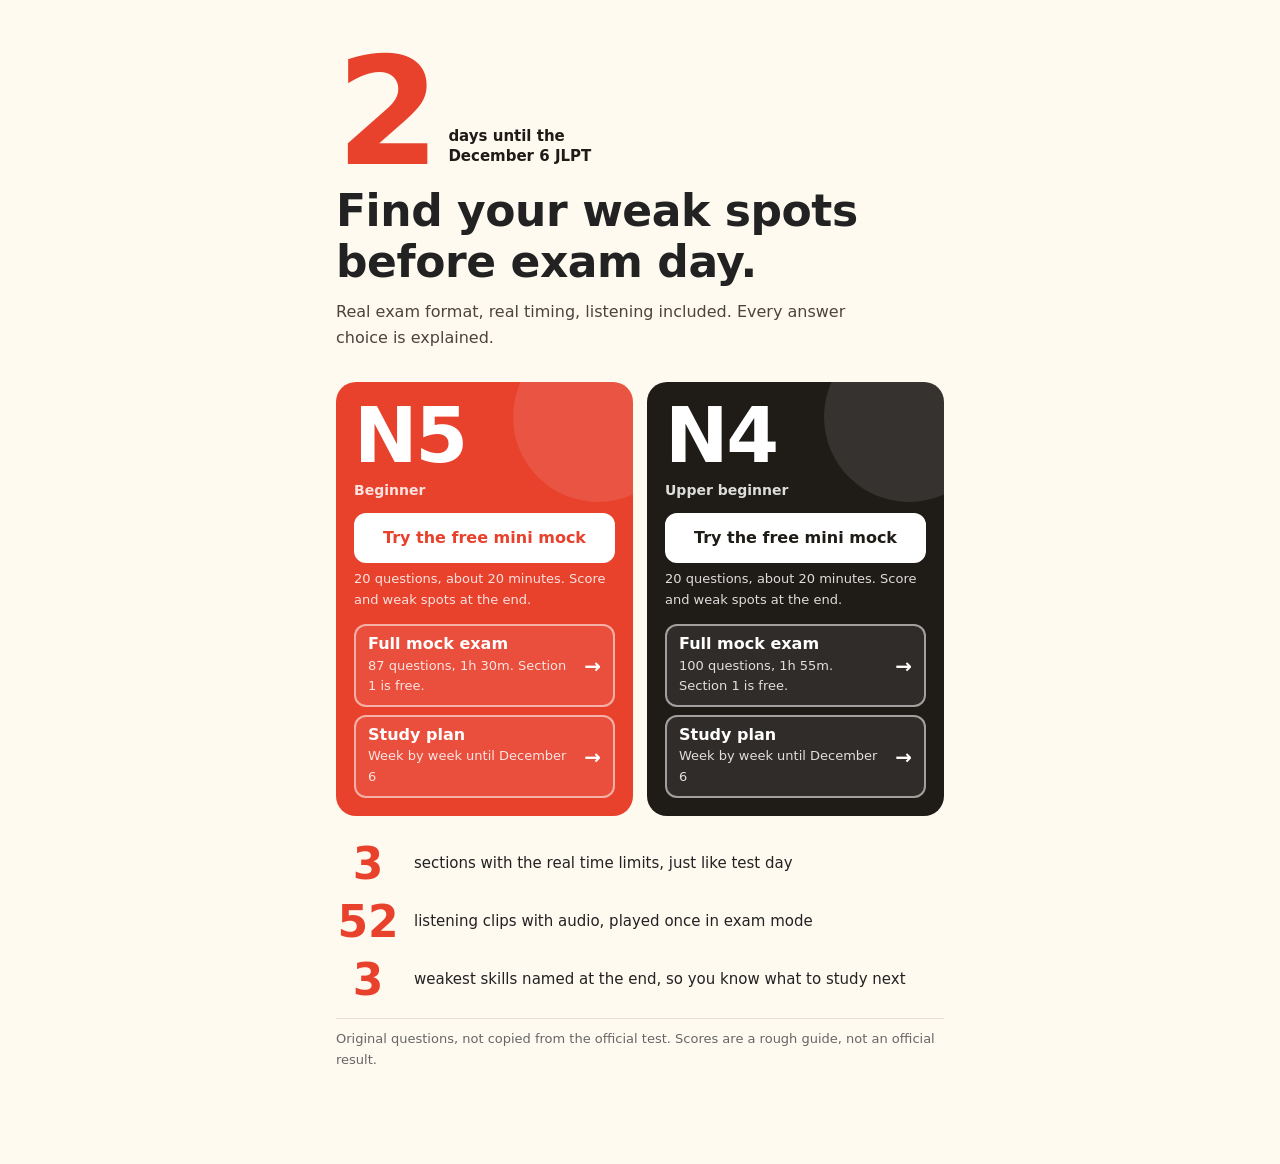
<file: index.html>
<!doctype html>
<html lang="en"><head><meta charset="utf-8"><meta name="robots" content="noindex">
<meta name="viewport" content="width=device-width,initial-scale=1">
<title>JLPT Mock Exam</title>
<link rel="stylesheet" href="engine/style.css">
</head><body>
<div id="app" aria-live="polite">Loading…</div>
<script src="engine/config.js"></script>
<script src="engine/app.js"></script>
</body></html>
</file>
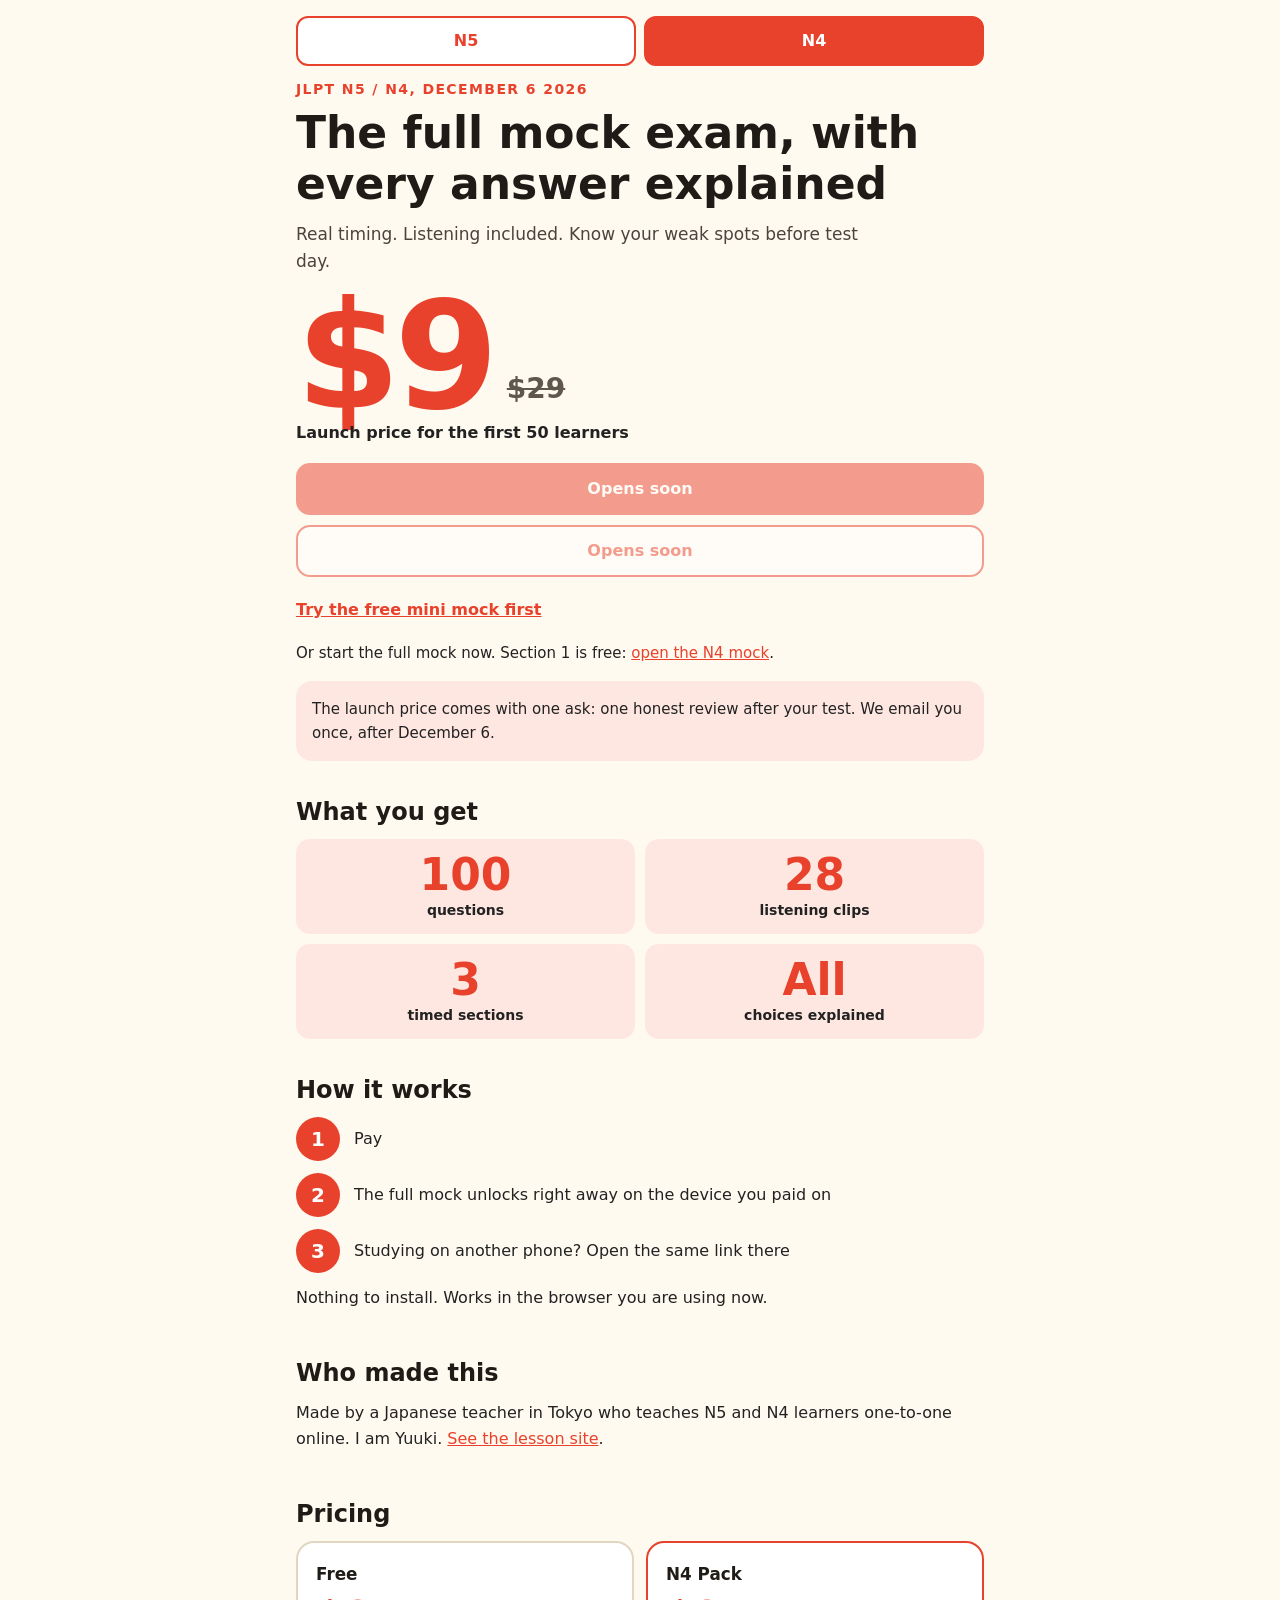
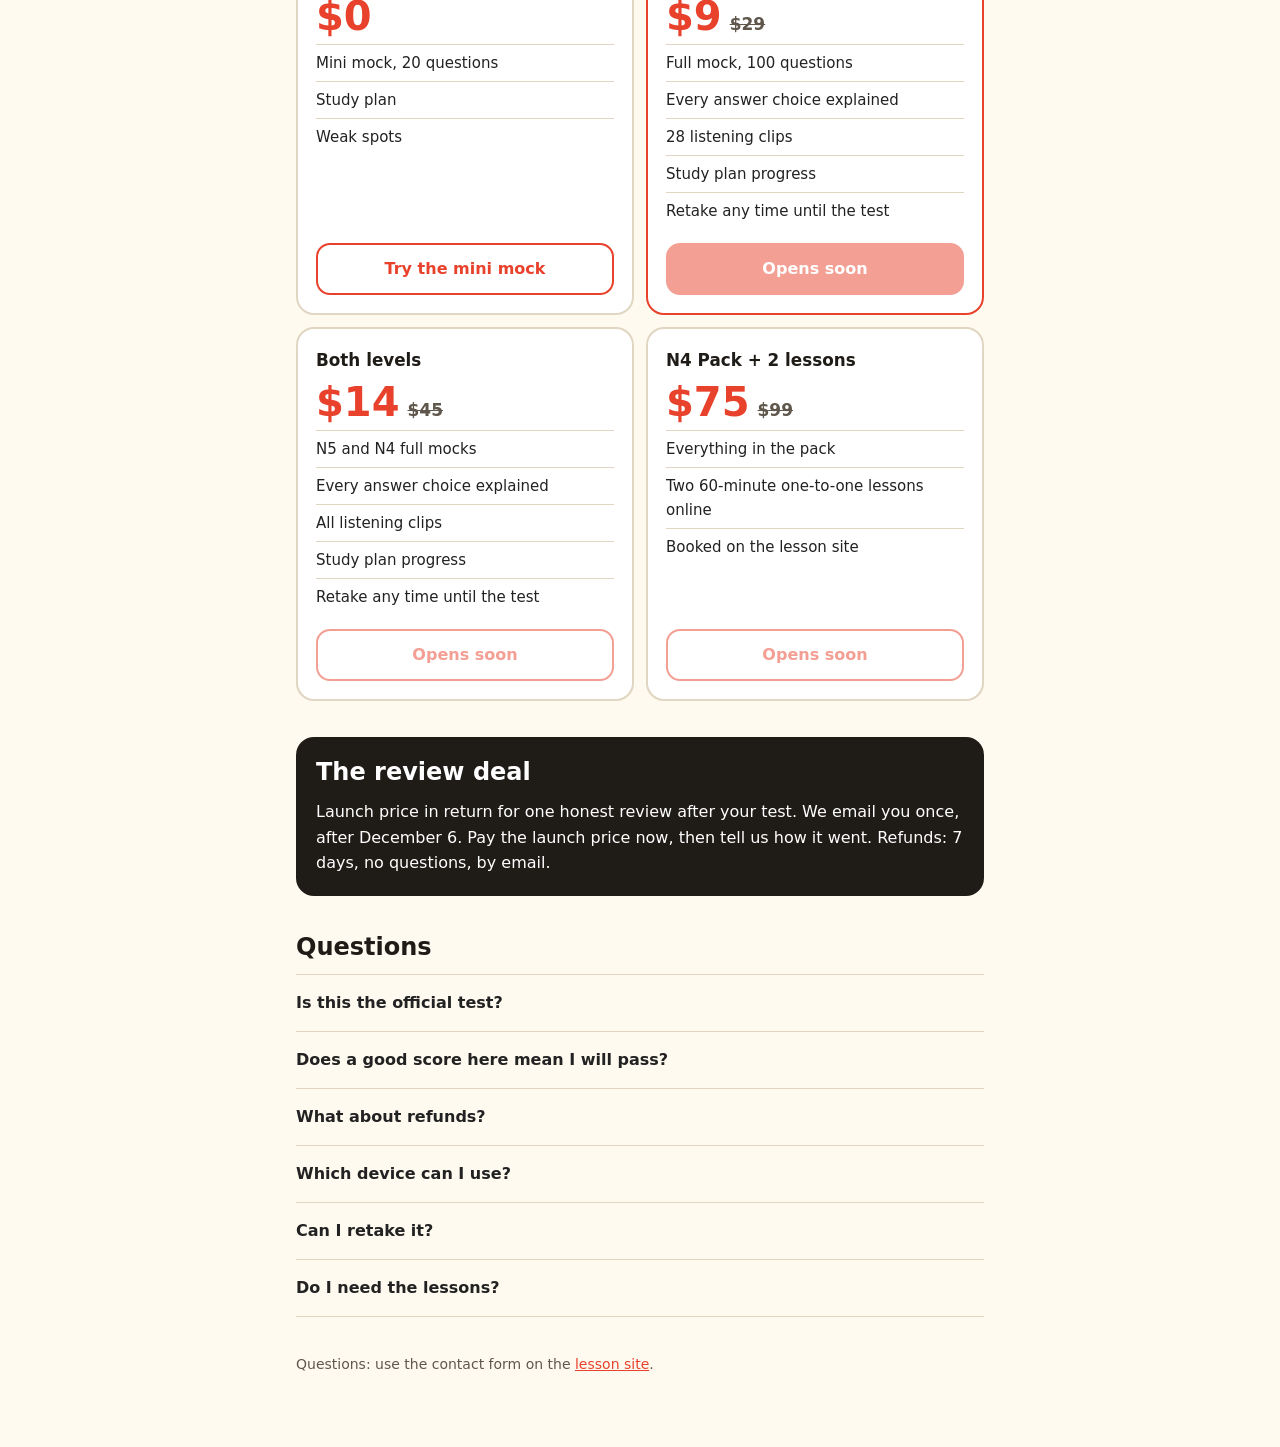
<file: buy/index.html>
<!doctype html>
<html lang="en"><head><meta charset="utf-8"><meta name="robots" content="noindex">
<meta name="viewport" content="width=device-width,initial-scale=1">
<title>JLPT N5 / N4 Full Mock Exam</title>
<style>
:root{--bg:#fffaf0;--card:#fff;--ink:#222;--ink2:#1f1b17;--mute:#5f574c;--line:#e0d6c2;--accent:#e8412c;--tint:#ffe7e1}
*{box-sizing:border-box}
body{margin:0;background:var(--bg);color:var(--ink);font:16px/1.6 system-ui,-apple-system,"Hiragino Sans","Noto Sans JP",sans-serif}
main{max-width:720px;margin:0 auto;padding:16px 16px 72px}
a{color:var(--accent)}
h1{font-size:clamp(30px,8.5vw,44px);line-height:1.15;margin:0 0 12px;font-weight:900;color:var(--ink2);text-wrap:balance}
h2{font-size:1.5rem;line-height:1.25;margin:0 0 12px;font-weight:900;color:var(--ink2)}
p{margin:0 0 12px}
section{padding:36px 0 0}
.eyebrow{font-size:14px;font-weight:800;letter-spacing:.1em;text-transform:uppercase;color:var(--accent);margin:12px 0 8px}
.tog{display:flex;gap:8px}
.tog a{flex:1;text-align:center;min-height:44px;padding:10px 0;border:2px solid var(--accent);border-radius:12px;font-weight:800;text-decoration:none;color:var(--accent);background:#fff}
.tog a.on{background:var(--accent);color:#fff}
.lead{font-size:17px;color:#4a443c;max-width:34em}
.price{display:flex;align-items:flex-end;gap:14px;margin:20px 0 4px}
.price b{font:900 clamp(96px,30vw,150px)/.8 system-ui,-apple-system,sans-serif;color:var(--accent);letter-spacing:-.04em}
.price s{font-size:28px;font-weight:800;color:var(--mute);padding-bottom:4px}
.price-cap{font-weight:700;margin:0 0 18px}
.btn{font:inherit;min-height:52px;padding:10px 18px;border-radius:14px;border:2px solid var(--accent);background:var(--accent);color:#fff;font-weight:800;text-decoration:none;display:flex;align-items:center;justify-content:center;cursor:pointer}
.btn.ghost{background:#fff;color:var(--accent)}
.btn[aria-disabled=true]{opacity:.5;cursor:default}
.hero .btn{margin-bottom:10px}
.try{display:inline-block;min-height:44px;padding:10px 0;font-weight:700}
.deal{background:var(--tint);border-radius:16px;padding:16px;margin:16px 0 0;font-size:15px}
.facts{display:grid;grid-template-columns:1fr 1fr;gap:10px;margin:0}
.facts div{background:var(--tint);border-radius:14px;padding:14px 8px;text-align:center}
.facts b{display:block;font:900 44px/1 system-ui,sans-serif;color:var(--accent)}
.facts span{font-size:14px;font-weight:600;line-height:1.35;display:block;margin-top:4px}
.steps{list-style:none;margin:0 0 12px;padding:0;display:grid;gap:12px}
.steps li{display:flex;gap:14px;align-items:center}
.steps i{flex:none;width:44px;height:44px;border-radius:50%;background:var(--accent);color:#fff;font:900 20px/44px system-ui,sans-serif;text-align:center;font-style:normal}
.plans{display:grid;gap:12px}
@media(min-width:600px){.plans{grid-template-columns:1fr 1fr}}
.plan{background:var(--card);border-radius:18px;padding:18px;display:flex;flex-direction:column;gap:8px;border:2px solid var(--line)}
.plan.hot{border-color:var(--accent)}
.plan h3{margin:0;font-size:1.05rem;color:var(--ink2)}
.plan .p{font:900 40px/1 system-ui,sans-serif;color:var(--accent)}
.plan .p s{font-size:17px;font-weight:700;color:var(--mute);margin-left:8px}
.plan ul{list-style:none;margin:0 0 6px;padding:0;font-size:15px;flex:1}
.plan li{padding:6px 0;border-top:1px solid var(--line)}
.review{background:var(--ink2);color:#fff;border-radius:18px;padding:20px}
.review h2{color:#fff}.review p{margin:0}
details{border-top:1px solid var(--line);padding:4px 0}
details:last-of-type{border-bottom:1px solid var(--line)}
summary{min-height:48px;display:flex;align-items:center;font-weight:800;cursor:pointer}
details p{color:#4a443c}
footer{margin-top:36px;font-size:14px;color:var(--mute)}
.free-line{font-size:15px;margin:8px 0 0}
</style></head><body><main>
<div class="tog" role="tablist"><a href="#n5" id="t-n5">N5</a><a href="#n4" id="t-n4" class="on">N4</a></div>

<header class="hero">
<p class="eyebrow">JLPT N5 / N4, December 6 2026</p>
<h1>The full mock exam, with every answer explained</h1>
<p class="lead">Real timing. Listening included. Know your weak spots before test day.</p>
<div class="price"><b>$9</b><s>$29</s></div>
<p class="price-cap">Launch price for the first 50 learners</p>
<a class="btn" data-pack="primary">Get the N4 pack</a>
<a class="btn ghost" data-pack="secondary">Get the N5 pack</a>
<a class="try" href="../index.html">Try the free mini mock first</a>
<p class="free-line">Or start the full mock now. Section 1 is free: <a href="../index.html#n4-full" data-full>open the N4 mock</a>.</p>
<p class="deal">The launch price comes with one ask: one honest review after your test. We email you once, after December 6.</p>
</header>

<section>
<h2>What you get</h2>
<div class="facts">
<div><b id="f-q">100</b><span>questions</span></div>
<div><b id="f-l">28</b><span>listening clips</span></div>
<div><b>3</b><span>timed sections</span></div>
<div><b>All</b><span>choices explained</span></div>
</div>
</section>

<section>
<h2>How it works</h2>
<ol class="steps">
<li><i>1</i><span>Pay</span></li>
<li><i>2</i><span>The full mock unlocks right away on the device you paid on</span></li>
<li><i>3</i><span>Studying on another phone? Open the same link there</span></li>
</ol>
<p>Nothing to install. Works in the browser you are using now.</p>
</section>

<section>
<h2>Who made this</h2>
<p>Made by a Japanese teacher in Tokyo who teaches N5 and N4 learners one-to-one online. I am Yuuki. <a href="https://lessons.animesenseijp.com/">See the lesson site</a>.</p>
</section>

<section>
<h2>Pricing</h2>
<div class="plans">
<div class="plan"><h3>Free</h3><div class="p">$0</div>
<ul><li>Mini mock, 20 questions</li><li>Study plan</li><li>Weak spots</li></ul>
<a class="btn ghost" href="../index.html">Try the mini mock</a></div>
<div class="plan hot"><h3><span class="lvn">N4</span> Pack</h3><div class="p">$9<s>$29</s></div>
<ul><li>Full mock, <span class="qn">100</span> questions</li><li>Every answer choice explained</li><li><span class="ln">28</span> listening clips</li><li>Study plan progress</li><li>Retake any time until the test</li></ul>
<a class="btn" data-pack="primary">Get the N4 pack</a></div>
<div class="plan"><h3>Both levels</h3><div class="p">$14<s>$45</s></div>
<ul><li>N5 and N4 full mocks</li><li>Every answer choice explained</li><li>All listening clips</li><li>Study plan progress</li><li>Retake any time until the test</li></ul>
<a class="btn ghost" data-pack="both">Get both levels</a></div>
<div class="plan"><h3><span class="lvn">N4</span> Pack + 2 lessons</h3><div class="p">$75<s>$99</s></div>
<ul><li>Everything in the pack</li><li>Two 60-minute one-to-one lessons online</li><li>Booked on the lesson site</li></ul>
<a class="btn ghost" data-pack="lessons">Get pack + lessons</a></div>
</div>
</section>

<section>
<div class="review"><h2>The review deal</h2>
<p>Launch price in return for one honest review after your test. We email you once, after December 6. Pay the launch price now, then tell us how it went. Refunds: 7 days, no questions, by email.</p></div>
</section>

<section>
<h2>Questions</h2>
<details><summary>Is this the official test?</summary><p>No. These are original questions in the same format and timing.</p></details>
<details><summary>Does a good score here mean I will pass?</summary><p>No. It is a rough guide. The official test decides.</p></details>
<details><summary>What about refunds?</summary><p>7 days, by email, no questions.</p></details>
<details><summary>Which device can I use?</summary><p>Any phone, tablet or computer with a modern browser. Headphones help for the listening section.</p></details>
<details><summary>Can I retake it?</summary><p>Yes, as many times as you want until the test.</p></details>
<details><summary>Do I need the lessons?</summary><p>No. Only if the plan's checkpoint tells you to.</p></details>
</section>

<footer>Questions: use the contact form on the <a href="https://lessons.animesenseijp.com/">lesson site</a>.</footer>
</main>
<script src="config.js"></script>
<script>
const D={n5:{q:87,l:24},n4:{q:100,l:28}};
function render(){
  const lv=location.hash==='#n5'?'n5':'n4',o=lv==='n5'?'n4':'n5',U=x=>x.toUpperCase();
  document.querySelectorAll('[data-full]').forEach(a=>{a.href='../index.html#'+lv+'-full';a.textContent='open the '+U(lv)+' mock'});
  document.getElementById('t-n5').className=lv==='n5'?'on':'';
  document.getElementById('t-n4').className=lv==='n4'?'on':'';
  document.getElementById('f-q').textContent=D[lv].q;
  document.getElementById('f-l').textContent=D[lv].l;
  document.querySelectorAll('.qn').forEach(e=>e.textContent=D[lv].q);
  document.querySelectorAll('.ln').forEach(e=>e.textContent=D[lv].l);
  document.querySelectorAll('.lvn').forEach(e=>e.textContent=U(lv));
  const m={primary:[CHECKOUT[lv],'Get the '+U(lv)+' pack'],secondary:[CHECKOUT[o],'Get the '+U(o)+' pack'],both:[CHECKOUT.both,'Get both levels'],lessons:[CHECKOUT[lv+'_lessons'],'Get pack + lessons']};
  document.querySelectorAll('[data-pack]').forEach(a=>{
    const [u,t]=m[a.dataset.pack];
    if(u&&u!=='#'){a.href=u;a.removeAttribute('aria-disabled');a.textContent=t}
    else{a.removeAttribute('href');a.setAttribute('aria-disabled','true');a.textContent='Opens soon'}
  });
}
addEventListener('hashchange',render);render();
</script></body></html>
</file>
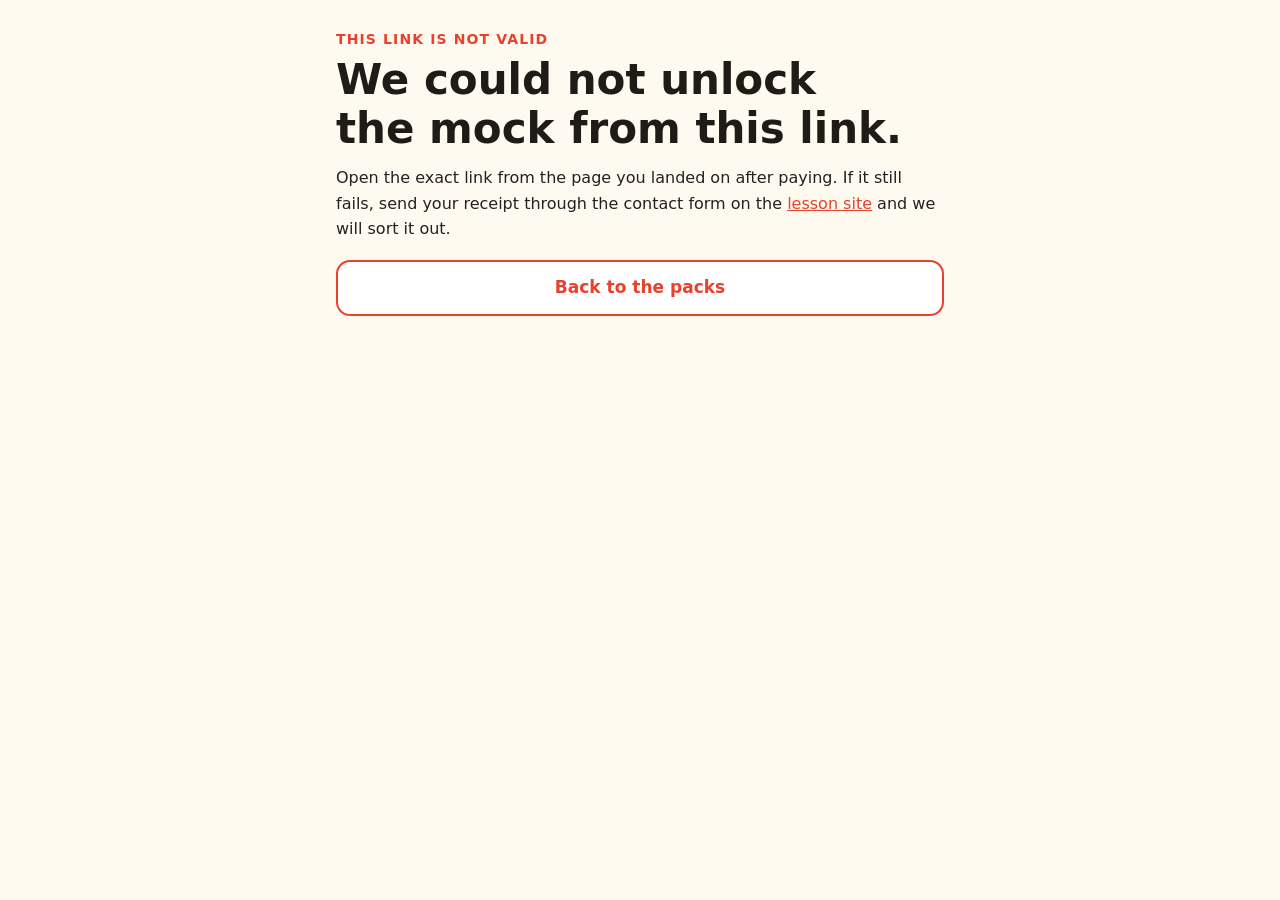
<file: buy/thanks.html>
<!doctype html>
<html lang="en"><head><meta charset="utf-8">
<meta name="viewport" content="width=device-width,initial-scale=1">
<meta name="robots" content="noindex">
<title>Your mock exam is unlocked</title>
<link rel="icon" href="../favicon.svg">
<style>
:root{--bg:#fffaf0;--ink:#222;--ink2:#1f1b17;--mute:#5f574c;--line:#e0d6c2;--accent:#e8412c;--tint:#ffe7e1}
*{box-sizing:border-box}
body{margin:0;background:var(--bg);color:var(--ink);font:16px/1.6 system-ui,-apple-system,"Hiragino Sans","Noto Sans JP",sans-serif}
main{max-width:640px;margin:0 auto;padding:28px 16px 72px}
h1{font-size:clamp(30px,8.5vw,42px);line-height:1.15;margin:0 0 12px;font-weight:900;color:var(--ink2);text-wrap:balance}
h2{font-size:1.25rem;margin:32px 0 8px;font-weight:900;color:var(--ink2)}
p{margin:0 0 12px;text-wrap:pretty}
a{color:var(--accent)}
.k{font-size:14px;font-weight:800;letter-spacing:.08em;text-transform:uppercase;color:var(--accent);margin:0 0 6px}
.btn{font:inherit;min-height:56px;padding:12px 20px;border-radius:14px;border:0;background:var(--accent);color:#fff;font-weight:800;font-size:17px;text-decoration:none;display:flex;align-items:center;justify-content:center;margin:18px 0 10px;cursor:pointer}
.btn.ghost{background:#fff;color:var(--accent);box-shadow:inset 0 0 0 2px var(--accent)}
.link{background:var(--tint);border-radius:14px;padding:14px;font-size:15px;word-break:break-all;margin:8px 0}
.mute{color:var(--mute);font-size:14px}
</style></head><body><main id="m">
<p class="k">Payment received</p>
<h1>Loading your mock.</h1>
</main>
<script src="../engine/config.js"></script>
<script>
(function(){
  var q=new URLSearchParams(location.search),lv=(q.get('level')||'').toLowerCase(),key=q.get('key')||'',lessons=q.get('lessons')==='1';
  var m=document.getElementById('m'),ok=key&&UNLOCK_KEYS[lv]===key;
  if(!ok){m.innerHTML='<p class="k">This link is not valid</p><h1>We could not unlock the mock from this link.</h1><p>Open the exact link from the page you landed on after paying. If it still fails, send your receipt through the contact form on the <a href="https://lessons.animesenseijp.com/">lesson site</a> and we will sort it out.</p><a class="btn ghost" href="index.html">Back to the packs</a>';return}
  var levels=lv==='both'?['n5','n4']:[lv];
  try{levels.forEach(function(l){localStorage.setItem('jlptmock:unlock:'+l,'1')})}catch(e){}
  var U=function(s){return s.toUpperCase()},here=location.href.split('#')[0];
  m.innerHTML='<p class="k">Payment received</p><h1>Your '+levels.map(U).join(' and ')+' mock is unlocked on this device.</h1>'
   +'<p>All three sections, every listening clip, and the explanation for every answer choice. Retake as often as you like until December 6.</p>'
   +levels.map(function(l){return '<a class="btn" href="../index.html#'+l+'-full">Open the '+U(l)+' mock</a>'}).join('')
   +'<h2>Studying on another phone?</h2><p>Open this same page there once. It unlocks that device too.</p><div class="link" id="u">'+here+'</div><button class="btn ghost" id="cp">Copy the link</button>'
   +(lessons?'<h2>Your two lessons</h2><p>Send your receipt number through the contact form on the <a href="https://lessons.animesenseijp.com/">lesson site</a> and say which days suit you. We book the two 60-minute lessons from there.</p>':'')
   +'<p class="mute">Refunds: 7 days, no questions, by replying to your receipt.</p>';
  document.getElementById('cp').onclick=function(){var b=this;navigator.clipboard.writeText(here).then(function(){b.textContent='Copied'},function(){b.textContent='Select the link above and copy it'})};
})();
</script></body></html>
</file>
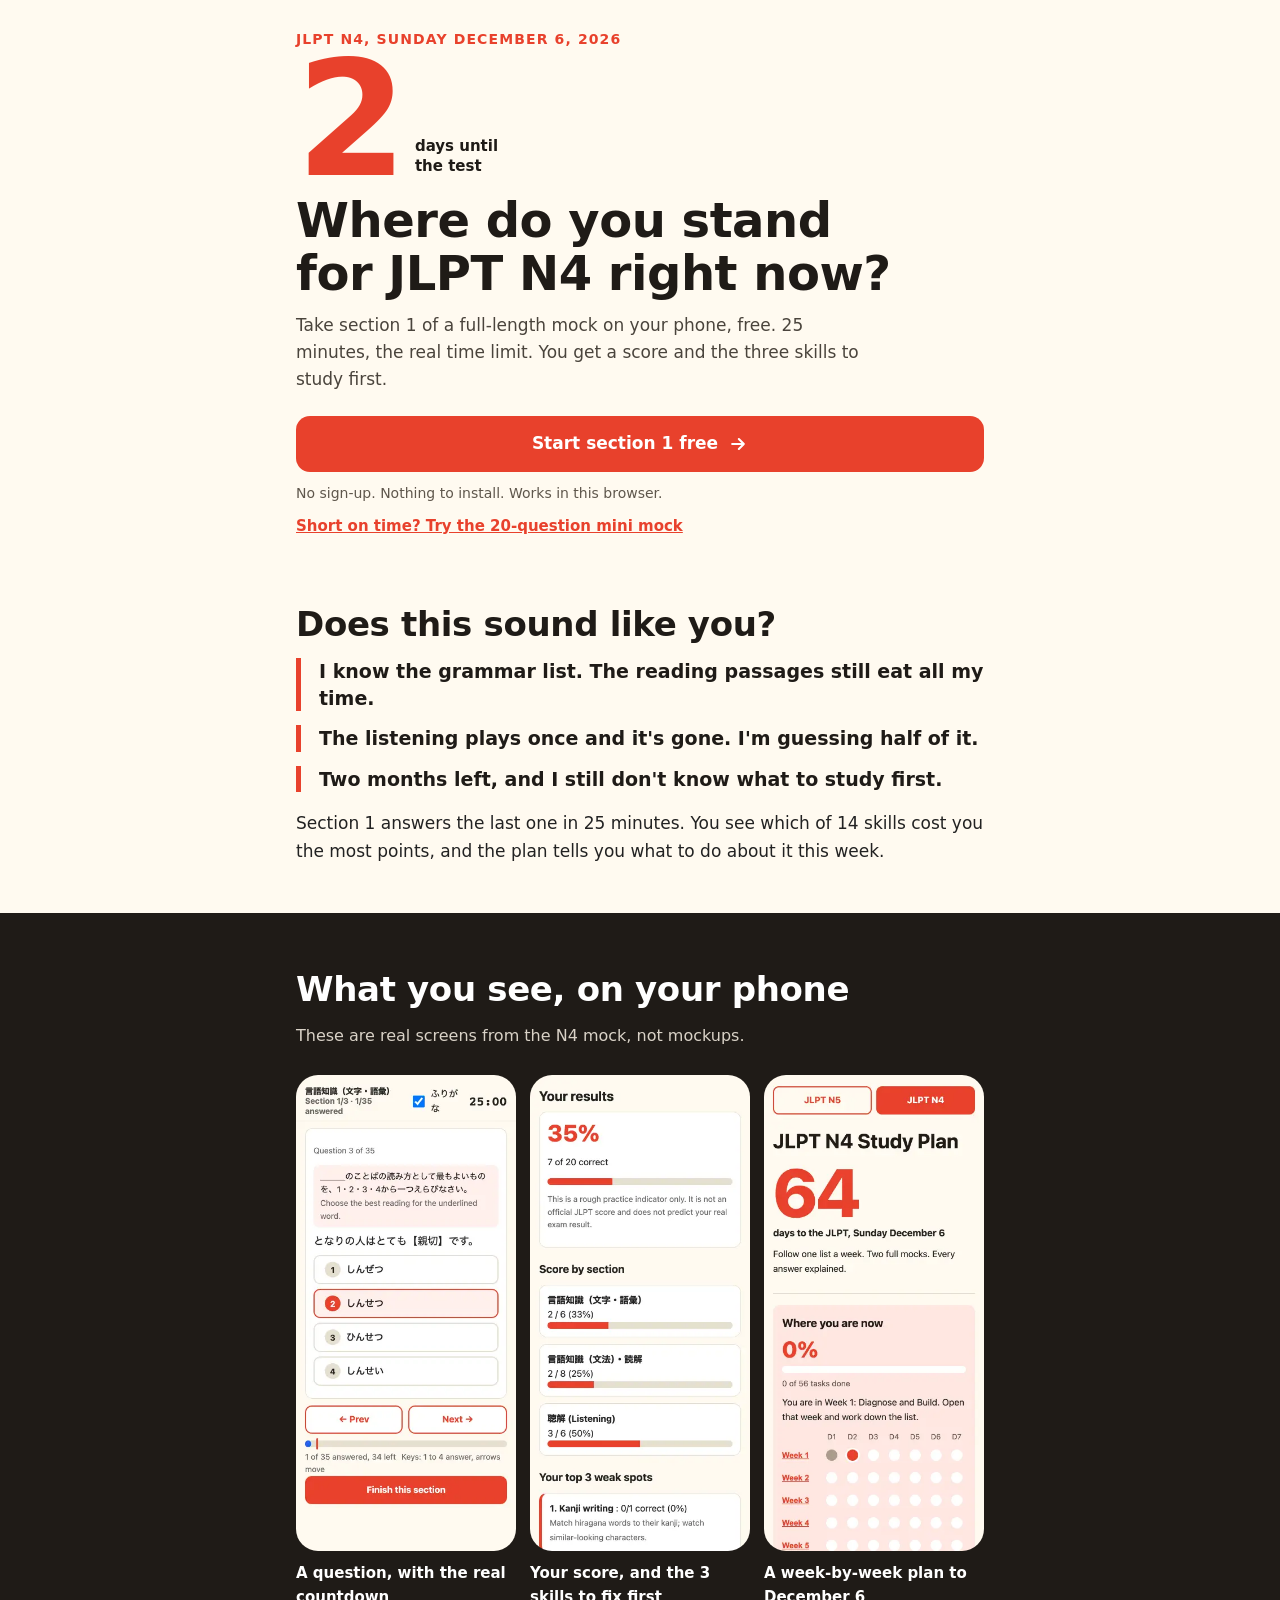
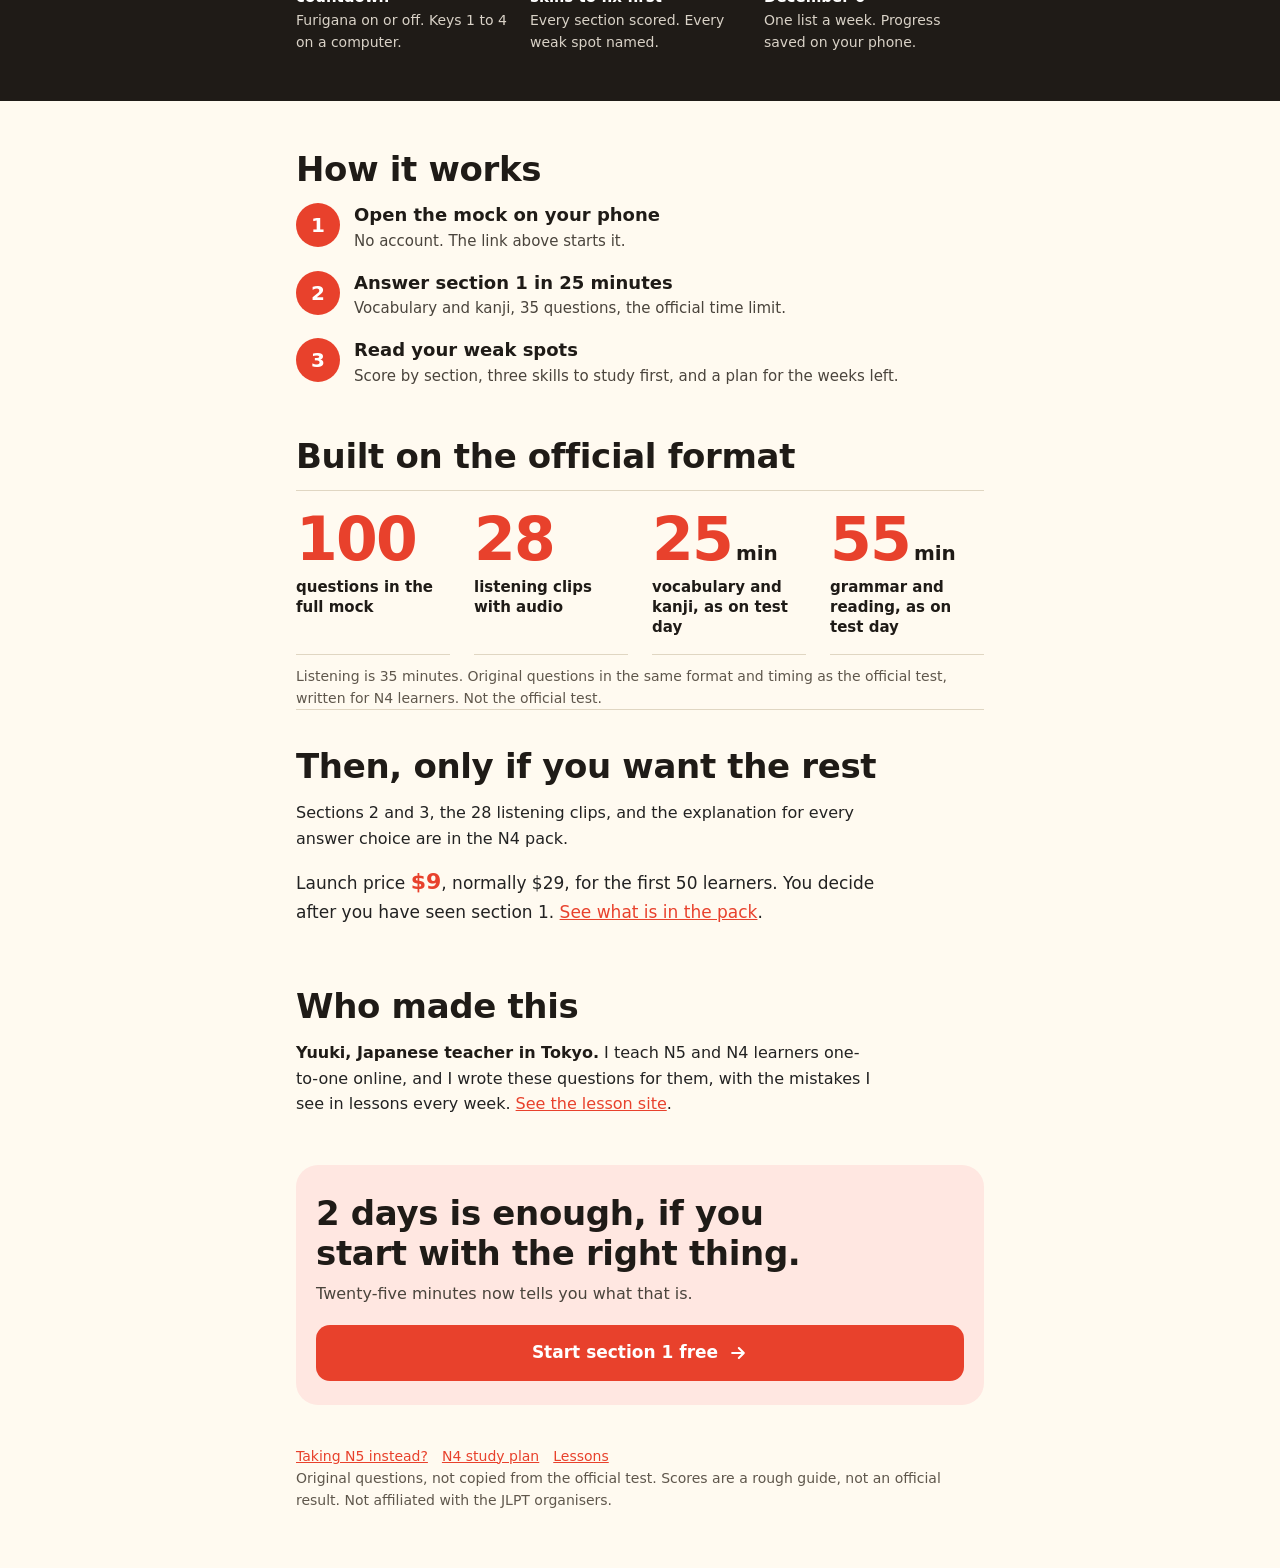
<file: lp/n4.html>
<!doctype html>
<html lang="en" data-lv="n4"><head><meta charset="utf-8"><meta name="robots" content="noindex">
<meta name="viewport" content="width=device-width,initial-scale=1">
<title>JLPT N4 mock exam: find your weak spots before December 6</title>
<meta name="description" content="Take section 1 of a full-length JLPT N4 mock on your phone, free. Real timing, listening included. Your score and the three skills to study first.">
<link rel="icon" href="../favicon.svg">
<style>
:root{--bg:#fffaf0;--ink:#222;--ink2:#1f1b17;--mute:#5f574c;--line:#e0d6c2;--accent:#e8412c;--tint:#ffe7e1;--ease:cubic-bezier(.22,1,.36,1)}
*{box-sizing:border-box}
html{scroll-behavior:smooth}
body{margin:0;background:var(--bg);color:var(--ink);font:16px/1.6 system-ui,-apple-system,"Hiragino Sans","Noto Sans JP",sans-serif;-webkit-font-smoothing:antialiased}
.wrap{max-width:720px;margin:0 auto;padding:0 16px}
h1,h2{color:var(--ink2);font-weight:900;letter-spacing:-.01em;text-wrap:balance;margin:0}
h1{font-size:clamp(32px,9vw,48px);line-height:1.1}
h2{font-size:clamp(26px,7vw,34px);line-height:1.18;margin-bottom:14px}
p{margin:0 0 12px;text-wrap:pretty}
a{color:var(--accent)}
section{padding:48px 0 0}
.eyebrow{font-size:14px;font-weight:800;letter-spacing:.08em;text-transform:uppercase;color:var(--accent);margin:0 0 6px}
.lead{font-size:17px;color:#4a443c;max-width:34em}
.btn{font:inherit;min-height:56px;padding:12px 20px;border-radius:14px;border:0;background:var(--accent);color:#fff;font-weight:800;font-size:17px;text-decoration:none;display:flex;align-items:center;justify-content:center;gap:10px;transition:transform .12s var(--ease)}
.btn:hover{transform:translateY(-2px)}
.btn:active{transform:translateY(0) scale(.98)}
.btn svg{width:20px;height:20px;flex:none}
.fine{font-size:14px;color:var(--mute);margin:10px 0 0}
:focus-visible{outline:3px solid var(--accent);outline-offset:3px}

/* hero: the days number is the one big thing */
.hero{padding:28px 0 8px}
.days{display:flex;align-items:flex-end;gap:14px;margin:0 0 10px}
.days b{font:900 clamp(104px,32vw,160px)/.8 system-ui,-apple-system,sans-serif;color:var(--accent);letter-spacing:-.04em;font-variant-numeric:tabular-nums}
.days span{font-size:15px;font-weight:700;line-height:1.35;padding-bottom:8px;color:var(--ink2)}
.hero h1{margin:0 0 12px}
.hero .lead{margin-bottom:22px}
.alt{display:inline-block;min-height:44px;padding:10px 0;font-weight:700;font-size:15px}

/* the reader's own words */
.you{list-style:none;margin:0;padding:0;display:grid;gap:14px}
.you li{font-size:19px;font-weight:700;line-height:1.4;color:var(--ink2);padding-left:18px;border-left:5px solid var(--accent)}
.you+p{margin-top:18px;font-size:17px}

/* real screens on a dark band */
.screens{background:var(--ink2);color:#fff;margin:48px calc(50% - 50vw) 0;padding:40px 0 36px}
.screens h2{color:#fff}
.screens .sub{color:#d9d2c7;font-size:16px;margin-bottom:22px;max-width:34em}
.shots{display:flex;gap:14px;overflow-x:auto;scroll-snap-type:x mandatory;padding:4px 16px 12px;margin:0 -16px;-webkit-overflow-scrolling:touch;scrollbar-width:none}
.shots::-webkit-scrollbar{display:none}
.shots figure{flex:0 0 76%;max-width:300px;scroll-snap-align:start;margin:0}
.shots img{width:100%;height:auto;display:block;border-radius:22px;background:#fff}
.shots figcaption{font-size:15px;font-weight:700;margin-top:10px;color:#fff}
.shots figcaption small{display:block;font-weight:500;color:#d9d2c7;font-size:14px}
@media(min-width:700px){.shots{overflow:visible;margin:0;padding:4px 0 0}.shots figure{flex:1;max-width:none}.screens{padding:56px 0 48px}}

/* three verbs, not three steps */
.how{list-style:none;margin:0;padding:0;display:grid;gap:18px}
.how li{display:grid;grid-template-columns:44px 1fr;gap:14px;align-items:start}
.how i{width:44px;height:44px;border-radius:50%;background:var(--accent);color:#fff;font:900 20px/44px system-ui,sans-serif;text-align:center;font-style:normal}
.how b{display:block;font-size:18px;color:var(--ink2);line-height:1.3}
.how span{display:block;color:#4a443c;font-size:15px;margin-top:2px}

/* numbers: label small, number huge */
.nums{display:grid;grid-template-columns:1fr 1fr;gap:0 24px;margin:0;border-top:1px solid var(--line)}
.nums div{padding:18px 0 16px;border-bottom:1px solid var(--line)}
.nums b{display:block;font:900 60px/1 system-ui,sans-serif;color:var(--accent);letter-spacing:-.03em;font-variant-numeric:tabular-nums}
.nums b small{font-size:20px;font-weight:800;letter-spacing:0;margin-left:4px;color:var(--ink2)}
.nums span{display:block;font-size:15px;font-weight:700;line-height:1.35;margin-top:8px;color:var(--ink2)}
@media(min-width:600px){.nums{grid-template-columns:repeat(4,1fr)}}

/* the one place the price appears */
.after{border-top:1px solid var(--line);padding-top:36px}
.after p{max-width:36em}
.after .pr{font-size:17px}
.after .pr b{color:var(--accent);font-size:22px}

.who p{max-width:36em}
.who .name{font-weight:800;color:var(--ink2)}

.last{background:var(--tint);border-radius:22px;padding:28px 20px 24px;margin-top:48px}
.last h2{margin-bottom:8px}
.last p{font-size:16px;color:#4a443c;margin-bottom:18px}

footer{margin:40px 0 56px;font-size:14px;color:var(--mute);line-height:1.6}
footer a{margin-right:14px;white-space:nowrap}
@media(prefers-reduced-motion:reduce){*{transition:none!important;scroll-behavior:auto!important}}
</style></head><body>
<main class="wrap">

<header class="hero">
<p class="eyebrow">JLPT N4, Sunday December 6, 2026</p>
<div class="days" id="days" hidden><b>0</b><span>days until<br>the test</span></div>
<h1>Where do you stand for JLPT N4 right now?</h1>
<p class="lead">Take section 1 of a full-length mock on your phone, free. 25 minutes, the real time limit. You get a score and the three skills to study first.</p>
<a class="btn" href="../index.html#n4-full">Start section 1 free <svg viewBox="0 0 24 24" fill="none" stroke="currentColor" stroke-width="2.5" stroke-linecap="round" stroke-linejoin="round" aria-hidden="true"><path d="M5 12h14M13 6l6 6-6 6"/></svg></a>
<p class="fine">No sign-up. Nothing to install. Works in this browser.</p>
<a class="alt" href="../index.html">Short on time? Try the 20-question mini mock</a>
</header>

<section>
<h2>Does this sound like you?</h2>
<ul class="you">
<li>I know the grammar list. The reading passages still eat all my time.</li>
<li>The listening plays once and it's gone. I'm guessing half of it.</li>
<li>Two months left, and I still don't know what to study first.</li>
</ul>
<p>Section 1 answers the last one in 25 minutes. You see which of 14 skills cost you the most points, and the plan tells you what to do about it this week.</p>
</section>

<section class="screens"><div class="wrap">
<h2>What you see, on your phone</h2>
<p class="sub">These are real screens from the N4 mock, not mockups.</p>
<div class="shots">
<figure><img src="img/n4-question.webp" alt="A JLPT N4 vocabulary question with four choices and a 25 minute countdown" width="390" height="844" loading="lazy"><figcaption>A question, with the real countdown<small>Furigana on or off. Keys 1 to 4 on a computer.</small></figcaption></figure>
<figure><img src="img/n4-result.webp" alt="Results screen showing 35 percent, score by section and top three weak spots" width="390" height="844" loading="lazy"><figcaption>Your score, and the 3 skills to fix first<small>Every section scored. Every weak spot named.</small></figcaption></figure>
<figure><img src="img/n4-plan.webp" alt="JLPT N4 study plan with a 64 day countdown and a week by week checklist" width="390" height="844" loading="lazy"><figcaption>A week-by-week plan to December 6<small>One list a week. Progress saved on your phone.</small></figcaption></figure>
</div>
</div></section>

<section>
<h2>How it works</h2>
<ol class="how">
<li><i>1</i><div><b>Open the mock on your phone</b><span>No account. The link above starts it.</span></div></li>
<li><i>2</i><div><b>Answer section 1 in 25 minutes</b><span>Vocabulary and kanji, 35 questions, the official time limit.</span></div></li>
<li><i>3</i><div><b>Read your weak spots</b><span>Score by section, three skills to study first, and a plan for the weeks left.</span></div></li>
</ol>
</section>

<section>
<h2>Built on the official format</h2>
<div class="nums">
<div><b>100</b><span>questions in the full mock</span></div>
<div><b>28</b><span>listening clips with audio</span></div>
<div><b>25<small>min</small></b><span>vocabulary and kanji, as on test day</span></div>
<div><b>55<small>min</small></b><span>grammar and reading, as on test day</span></div>
</div>
<p class="fine">Listening is 35 minutes. Original questions in the same format and timing as the official test, written for N4 learners. Not the official test.</p>
</section>

<section class="after">
<h2>Then, only if you want the rest</h2>
<p>Sections 2 and 3, the 28 listening clips, and the explanation for every answer choice are in the N4 pack.</p>
<p class="pr">Launch price <b>$9</b>, normally $29, for the first 50 learners. You decide after you have seen section 1. <a href="../buy/index.html#n4">See what is in the pack</a>.</p>
</section>

<section class="who">
<h2>Who made this</h2>
<p><span class="name">Yuuki, Japanese teacher in Tokyo.</span> I teach N5 and N4 learners one-to-one online, and I wrote these questions for them, with the mistakes I see in lessons every week. <a href="https://lessons.animesenseijp.com/">See the lesson site</a>.</p>
</section>

<div class="last">
<h2><span class="dn">64</span> days is enough, if you start with the right thing.</h2>
<p>Twenty-five minutes now tells you what that is.</p>
<a class="btn" href="../index.html#n4-full">Start section 1 free <svg viewBox="0 0 24 24" fill="none" stroke="currentColor" stroke-width="2.5" stroke-linecap="round" stroke-linejoin="round" aria-hidden="true"><path d="M5 12h14M13 6l6 6-6 6"/></svg></a>
</div>

<footer>
<a href="n5.html">Taking N5 instead?</a><a href="../plan/plan.html#n4">N4 study plan</a><a href="https://lessons.animesenseijp.com/">Lessons</a>
<p>Original questions, not copied from the official test. Scores are a rough guide, not an official result. Not affiliated with the JLPT organisers.</p>
</footer>
</main>
<script>
(function(){
  var d=Math.ceil((new Date(2026,11,6)-new Date())/864e5);
  if(d>0){var e=document.getElementById('days');e.querySelector('b').textContent=d;e.hidden=false;
    document.querySelectorAll('.dn').forEach(function(x){x.textContent=d})}
  else{document.querySelector('.last h2').textContent='Test day has passed. The mock still shows you where you stand.'}
})();
</script>
</body></html>
</file>
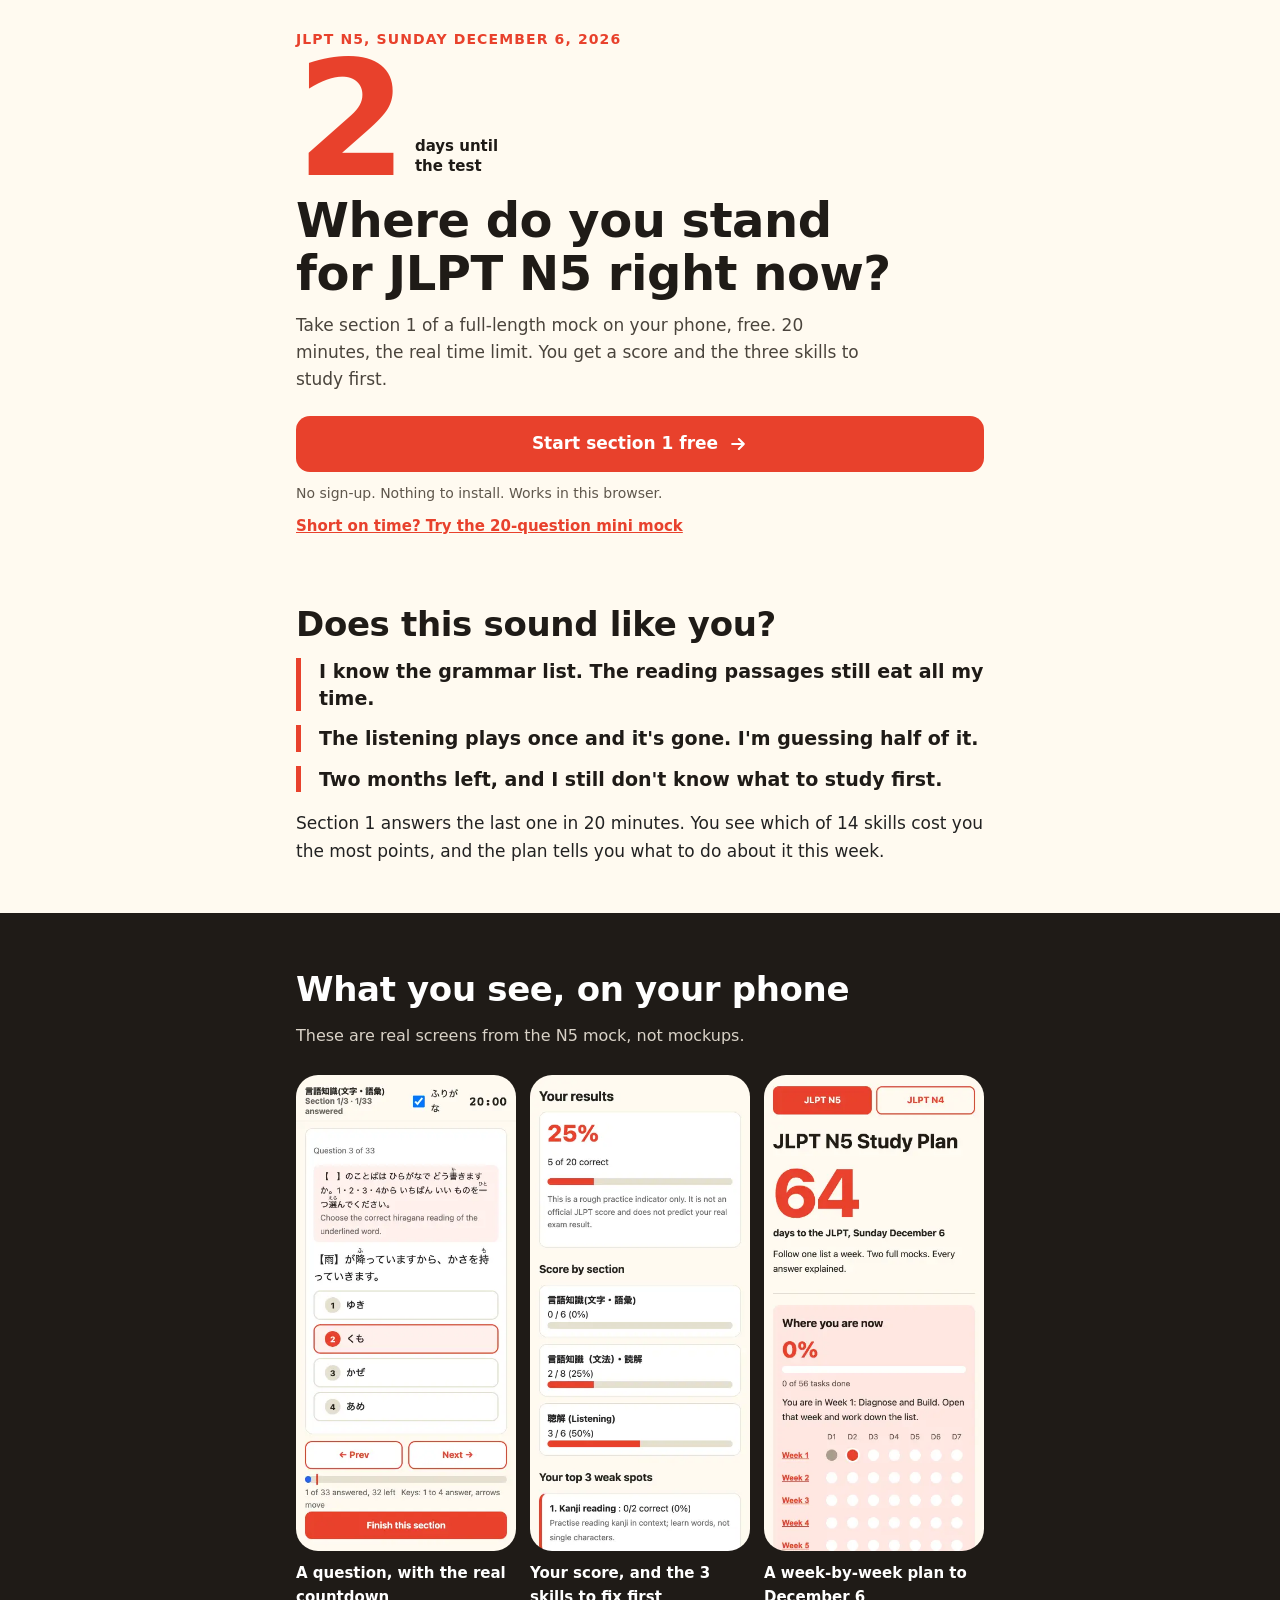
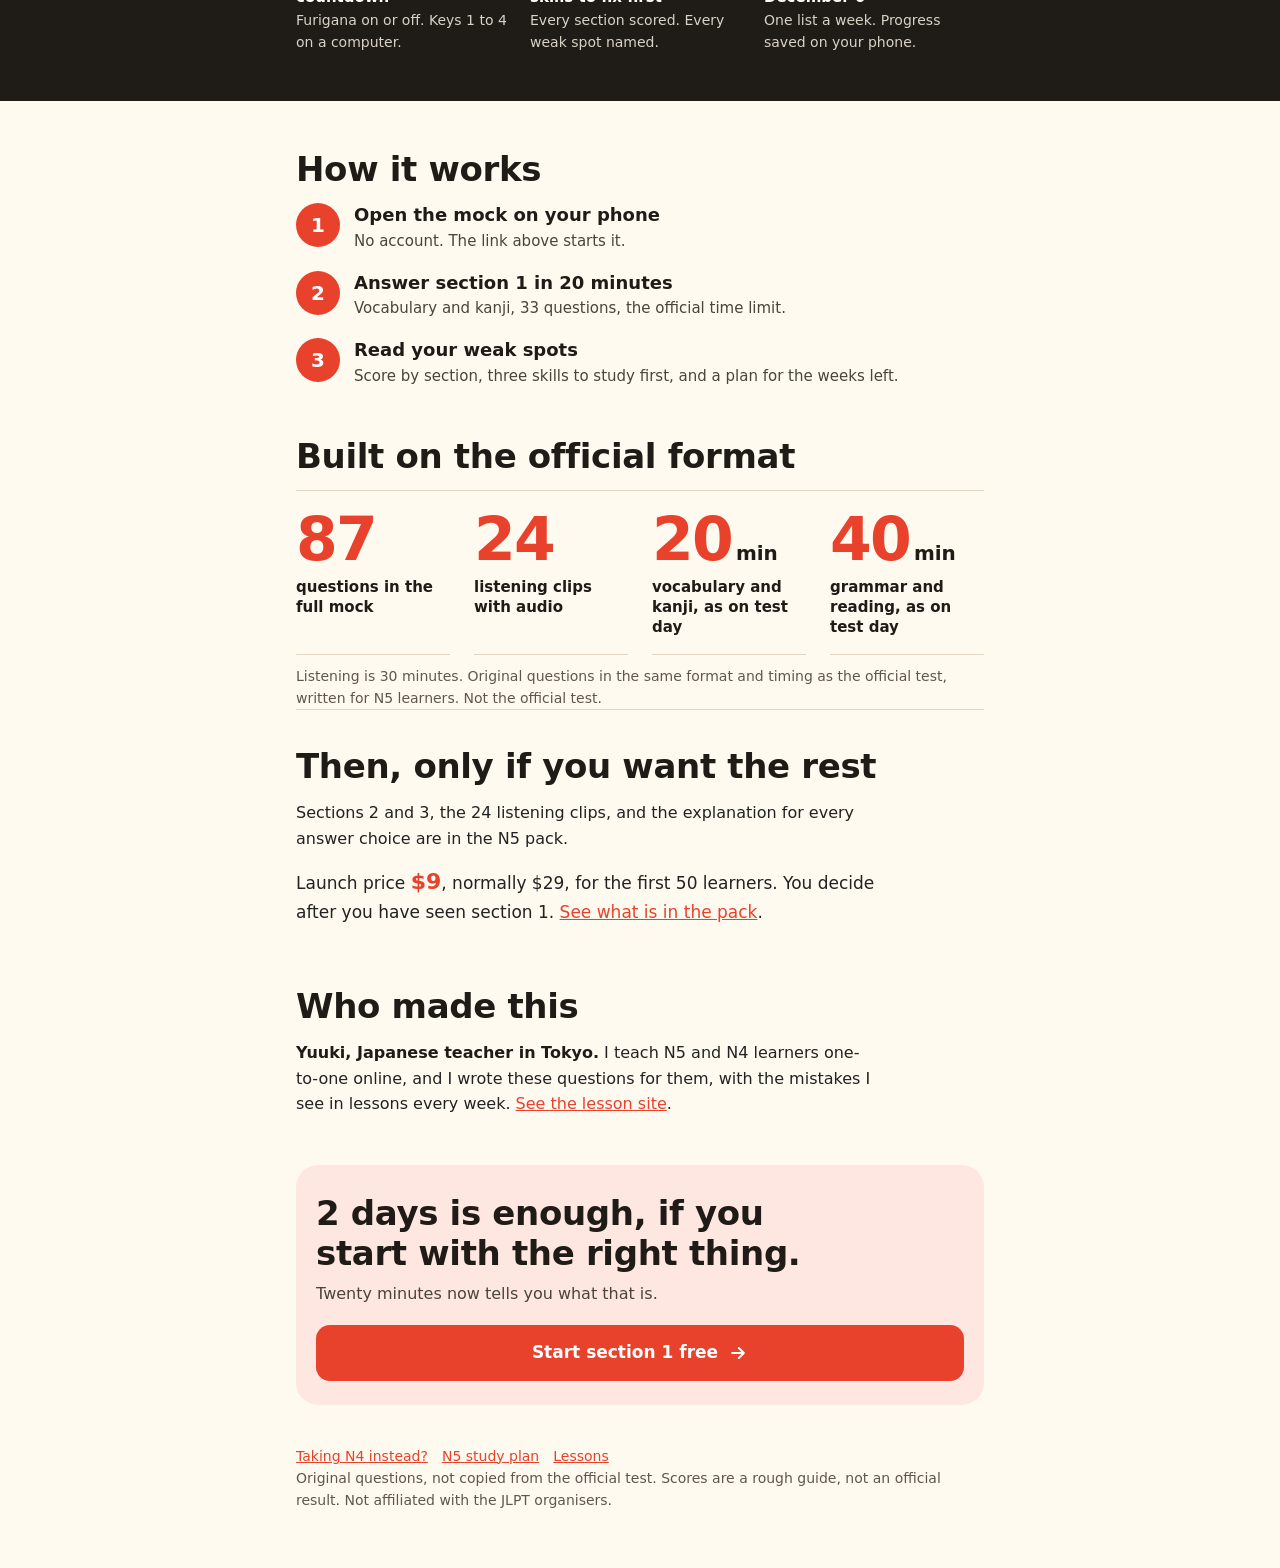
<file: lp/n5.html>
<!doctype html>
<html lang="en" data-lv="n5"><head><meta charset="utf-8"><meta name="robots" content="noindex">
<meta name="viewport" content="width=device-width,initial-scale=1">
<title>JLPT N5 mock exam: find your weak spots before December 6</title>
<meta name="description" content="Take section 1 of a full-length JLPT N5 mock on your phone, free. Real timing, listening included. Your score and the three skills to study first.">
<link rel="icon" href="../favicon.svg">
<style>
:root{--bg:#fffaf0;--ink:#222;--ink2:#1f1b17;--mute:#5f574c;--line:#e0d6c2;--accent:#e8412c;--tint:#ffe7e1;--ease:cubic-bezier(.22,1,.36,1)}
*{box-sizing:border-box}
html{scroll-behavior:smooth}
body{margin:0;background:var(--bg);color:var(--ink);font:16px/1.6 system-ui,-apple-system,"Hiragino Sans","Noto Sans JP",sans-serif;-webkit-font-smoothing:antialiased}
.wrap{max-width:720px;margin:0 auto;padding:0 16px}
h1,h2{color:var(--ink2);font-weight:900;letter-spacing:-.01em;text-wrap:balance;margin:0}
h1{font-size:clamp(32px,9vw,48px);line-height:1.1}
h2{font-size:clamp(26px,7vw,34px);line-height:1.18;margin-bottom:14px}
p{margin:0 0 12px;text-wrap:pretty}
a{color:var(--accent)}
section{padding:48px 0 0}
.eyebrow{font-size:14px;font-weight:800;letter-spacing:.08em;text-transform:uppercase;color:var(--accent);margin:0 0 6px}
.lead{font-size:17px;color:#4a443c;max-width:34em}
.btn{font:inherit;min-height:56px;padding:12px 20px;border-radius:14px;border:0;background:var(--accent);color:#fff;font-weight:800;font-size:17px;text-decoration:none;display:flex;align-items:center;justify-content:center;gap:10px;transition:transform .12s var(--ease)}
.btn:hover{transform:translateY(-2px)}
.btn:active{transform:translateY(0) scale(.98)}
.btn svg{width:20px;height:20px;flex:none}
.fine{font-size:14px;color:var(--mute);margin:10px 0 0}
:focus-visible{outline:3px solid var(--accent);outline-offset:3px}

/* hero: the days number is the one big thing */
.hero{padding:28px 0 8px}
.days{display:flex;align-items:flex-end;gap:14px;margin:0 0 10px}
.days b{font:900 clamp(104px,32vw,160px)/.8 system-ui,-apple-system,sans-serif;color:var(--accent);letter-spacing:-.04em;font-variant-numeric:tabular-nums}
.days span{font-size:15px;font-weight:700;line-height:1.35;padding-bottom:8px;color:var(--ink2)}
.hero h1{margin:0 0 12px}
.hero .lead{margin-bottom:22px}
.alt{display:inline-block;min-height:44px;padding:10px 0;font-weight:700;font-size:15px}

/* the reader's own words */
.you{list-style:none;margin:0;padding:0;display:grid;gap:14px}
.you li{font-size:19px;font-weight:700;line-height:1.4;color:var(--ink2);padding-left:18px;border-left:5px solid var(--accent)}
.you+p{margin-top:18px;font-size:17px}

/* real screens on a dark band */
.screens{background:var(--ink2);color:#fff;margin:48px calc(50% - 50vw) 0;padding:40px 0 36px}
.screens h2{color:#fff}
.screens .sub{color:#d9d2c7;font-size:16px;margin-bottom:22px;max-width:34em}
.shots{display:flex;gap:14px;overflow-x:auto;scroll-snap-type:x mandatory;padding:4px 16px 12px;margin:0 -16px;-webkit-overflow-scrolling:touch;scrollbar-width:none}
.shots::-webkit-scrollbar{display:none}
.shots figure{flex:0 0 76%;max-width:300px;scroll-snap-align:start;margin:0}
.shots img{width:100%;height:auto;display:block;border-radius:22px;background:#fff}
.shots figcaption{font-size:15px;font-weight:700;margin-top:10px;color:#fff}
.shots figcaption small{display:block;font-weight:500;color:#d9d2c7;font-size:14px}
@media(min-width:700px){.shots{overflow:visible;margin:0;padding:4px 0 0}.shots figure{flex:1;max-width:none}.screens{padding:56px 0 48px}}

/* three verbs, not three steps */
.how{list-style:none;margin:0;padding:0;display:grid;gap:18px}
.how li{display:grid;grid-template-columns:44px 1fr;gap:14px;align-items:start}
.how i{width:44px;height:44px;border-radius:50%;background:var(--accent);color:#fff;font:900 20px/44px system-ui,sans-serif;text-align:center;font-style:normal}
.how b{display:block;font-size:18px;color:var(--ink2);line-height:1.3}
.how span{display:block;color:#4a443c;font-size:15px;margin-top:2px}

/* numbers: label small, number huge */
.nums{display:grid;grid-template-columns:1fr 1fr;gap:0 24px;margin:0;border-top:1px solid var(--line)}
.nums div{padding:18px 0 16px;border-bottom:1px solid var(--line)}
.nums b{display:block;font:900 60px/1 system-ui,sans-serif;color:var(--accent);letter-spacing:-.03em;font-variant-numeric:tabular-nums}
.nums b small{font-size:20px;font-weight:800;letter-spacing:0;margin-left:4px;color:var(--ink2)}
.nums span{display:block;font-size:15px;font-weight:700;line-height:1.35;margin-top:8px;color:var(--ink2)}
@media(min-width:600px){.nums{grid-template-columns:repeat(4,1fr)}}

/* the one place the price appears */
.after{border-top:1px solid var(--line);padding-top:36px}
.after p{max-width:36em}
.after .pr{font-size:17px}
.after .pr b{color:var(--accent);font-size:22px}

.who p{max-width:36em}
.who .name{font-weight:800;color:var(--ink2)}

.last{background:var(--tint);border-radius:22px;padding:28px 20px 24px;margin-top:48px}
.last h2{margin-bottom:8px}
.last p{font-size:16px;color:#4a443c;margin-bottom:18px}

footer{margin:40px 0 56px;font-size:14px;color:var(--mute);line-height:1.6}
footer a{margin-right:14px;white-space:nowrap}
@media(prefers-reduced-motion:reduce){*{transition:none!important;scroll-behavior:auto!important}}
</style></head><body>
<main class="wrap">

<header class="hero">
<p class="eyebrow">JLPT N5, Sunday December 6, 2026</p>
<div class="days" id="days" hidden><b>0</b><span>days until<br>the test</span></div>
<h1>Where do you stand for JLPT N5 right now?</h1>
<p class="lead">Take section 1 of a full-length mock on your phone, free. 20 minutes, the real time limit. You get a score and the three skills to study first.</p>
<a class="btn" href="../index.html#n5-full">Start section 1 free <svg viewBox="0 0 24 24" fill="none" stroke="currentColor" stroke-width="2.5" stroke-linecap="round" stroke-linejoin="round" aria-hidden="true"><path d="M5 12h14M13 6l6 6-6 6"/></svg></a>
<p class="fine">No sign-up. Nothing to install. Works in this browser.</p>
<a class="alt" href="../index.html">Short on time? Try the 20-question mini mock</a>
</header>

<section>
<h2>Does this sound like you?</h2>
<ul class="you">
<li>I know the grammar list. The reading passages still eat all my time.</li>
<li>The listening plays once and it's gone. I'm guessing half of it.</li>
<li>Two months left, and I still don't know what to study first.</li>
</ul>
<p>Section 1 answers the last one in 20 minutes. You see which of 14 skills cost you the most points, and the plan tells you what to do about it this week.</p>
</section>

<section class="screens"><div class="wrap">
<h2>What you see, on your phone</h2>
<p class="sub">These are real screens from the N5 mock, not mockups.</p>
<div class="shots">
<figure><img src="img/n5-question.webp" alt="A JLPT N5 vocabulary question with four choices and a 20 minute countdown" width="390" height="844" loading="lazy"><figcaption>A question, with the real countdown<small>Furigana on or off. Keys 1 to 4 on a computer.</small></figcaption></figure>
<figure><img src="img/n5-result.webp" alt="Results screen showing 35 percent, score by section and top three weak spots" width="390" height="844" loading="lazy"><figcaption>Your score, and the 3 skills to fix first<small>Every section scored. Every weak spot named.</small></figcaption></figure>
<figure><img src="img/n5-plan.webp" alt="JLPT N5 study plan with a 64 day countdown and a week by week checklist" width="390" height="844" loading="lazy"><figcaption>A week-by-week plan to December 6<small>One list a week. Progress saved on your phone.</small></figcaption></figure>
</div>
</div></section>

<section>
<h2>How it works</h2>
<ol class="how">
<li><i>1</i><div><b>Open the mock on your phone</b><span>No account. The link above starts it.</span></div></li>
<li><i>2</i><div><b>Answer section 1 in 20 minutes</b><span>Vocabulary and kanji, 33 questions, the official time limit.</span></div></li>
<li><i>3</i><div><b>Read your weak spots</b><span>Score by section, three skills to study first, and a plan for the weeks left.</span></div></li>
</ol>
</section>

<section>
<h2>Built on the official format</h2>
<div class="nums">
<div><b>87</b><span>questions in the full mock</span></div>
<div><b>24</b><span>listening clips with audio</span></div>
<div><b>20<small>min</small></b><span>vocabulary and kanji, as on test day</span></div>
<div><b>40<small>min</small></b><span>grammar and reading, as on test day</span></div>
</div>
<p class="fine">Listening is 30 minutes. Original questions in the same format and timing as the official test, written for N5 learners. Not the official test.</p>
</section>

<section class="after">
<h2>Then, only if you want the rest</h2>
<p>Sections 2 and 3, the 24 listening clips, and the explanation for every answer choice are in the N5 pack.</p>
<p class="pr">Launch price <b>$9</b>, normally $29, for the first 50 learners. You decide after you have seen section 1. <a href="../buy/index.html#n5">See what is in the pack</a>.</p>
</section>

<section class="who">
<h2>Who made this</h2>
<p><span class="name">Yuuki, Japanese teacher in Tokyo.</span> I teach N5 and N4 learners one-to-one online, and I wrote these questions for them, with the mistakes I see in lessons every week. <a href="https://lessons.animesenseijp.com/">See the lesson site</a>.</p>
</section>

<div class="last">
<h2><span class="dn">64</span> days is enough, if you start with the right thing.</h2>
<p>Twenty minutes now tells you what that is.</p>
<a class="btn" href="../index.html#n5-full">Start section 1 free <svg viewBox="0 0 24 24" fill="none" stroke="currentColor" stroke-width="2.5" stroke-linecap="round" stroke-linejoin="round" aria-hidden="true"><path d="M5 12h14M13 6l6 6-6 6"/></svg></a>
</div>

<footer>
<a href="n4.html">Taking N4 instead?</a><a href="../plan/plan.html#n5">N5 study plan</a><a href="https://lessons.animesenseijp.com/">Lessons</a>
<p>Original questions, not copied from the official test. Scores are a rough guide, not an official result. Not affiliated with the JLPT organisers.</p>
</footer>
</main>
<script>
(function(){
  var d=Math.ceil((new Date(2026,11,6)-new Date())/864e5);
  if(d>0){var e=document.getElementById('days');e.querySelector('b').textContent=d;e.hidden=false;
    document.querySelectorAll('.dn').forEach(function(x){x.textContent=d})}
  else{document.querySelector('.last h2').textContent='Test day has passed. The mock still shows you where you stand.'}
})();
</script>
</body></html>
</file>
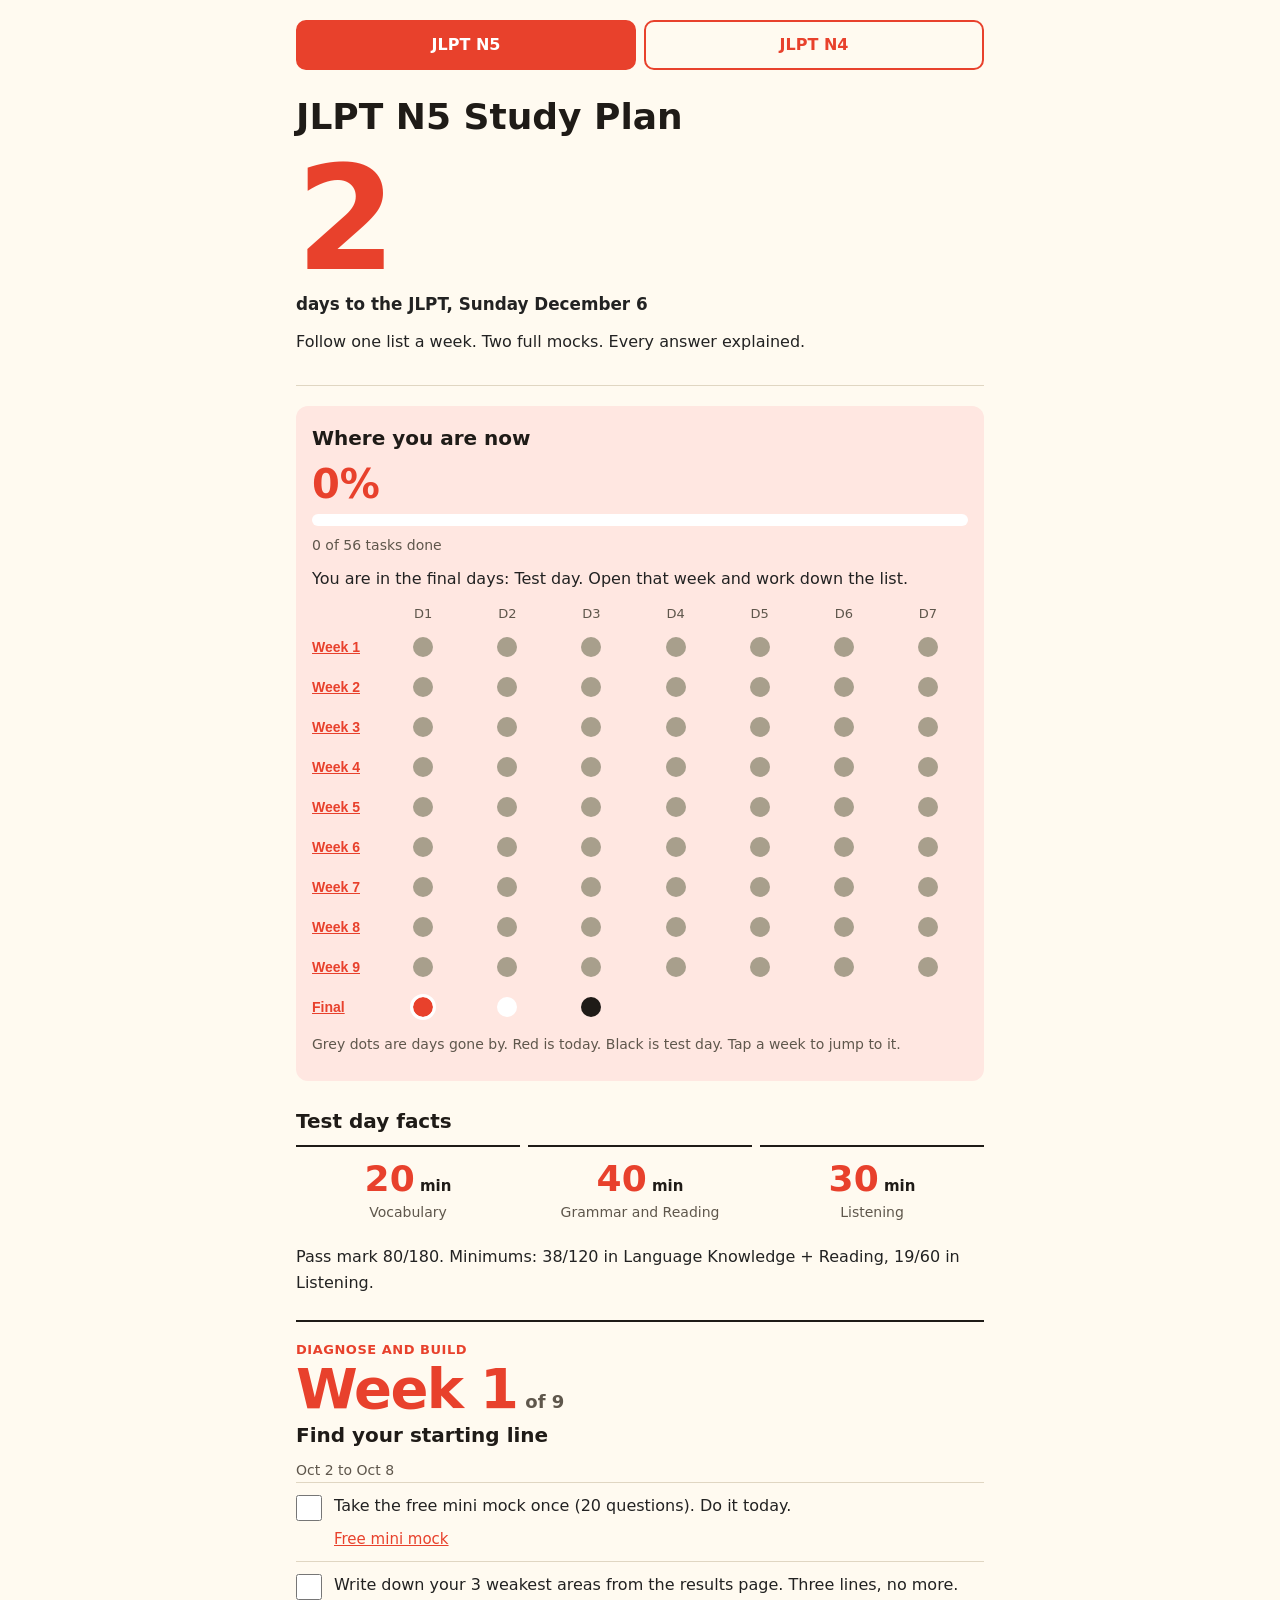
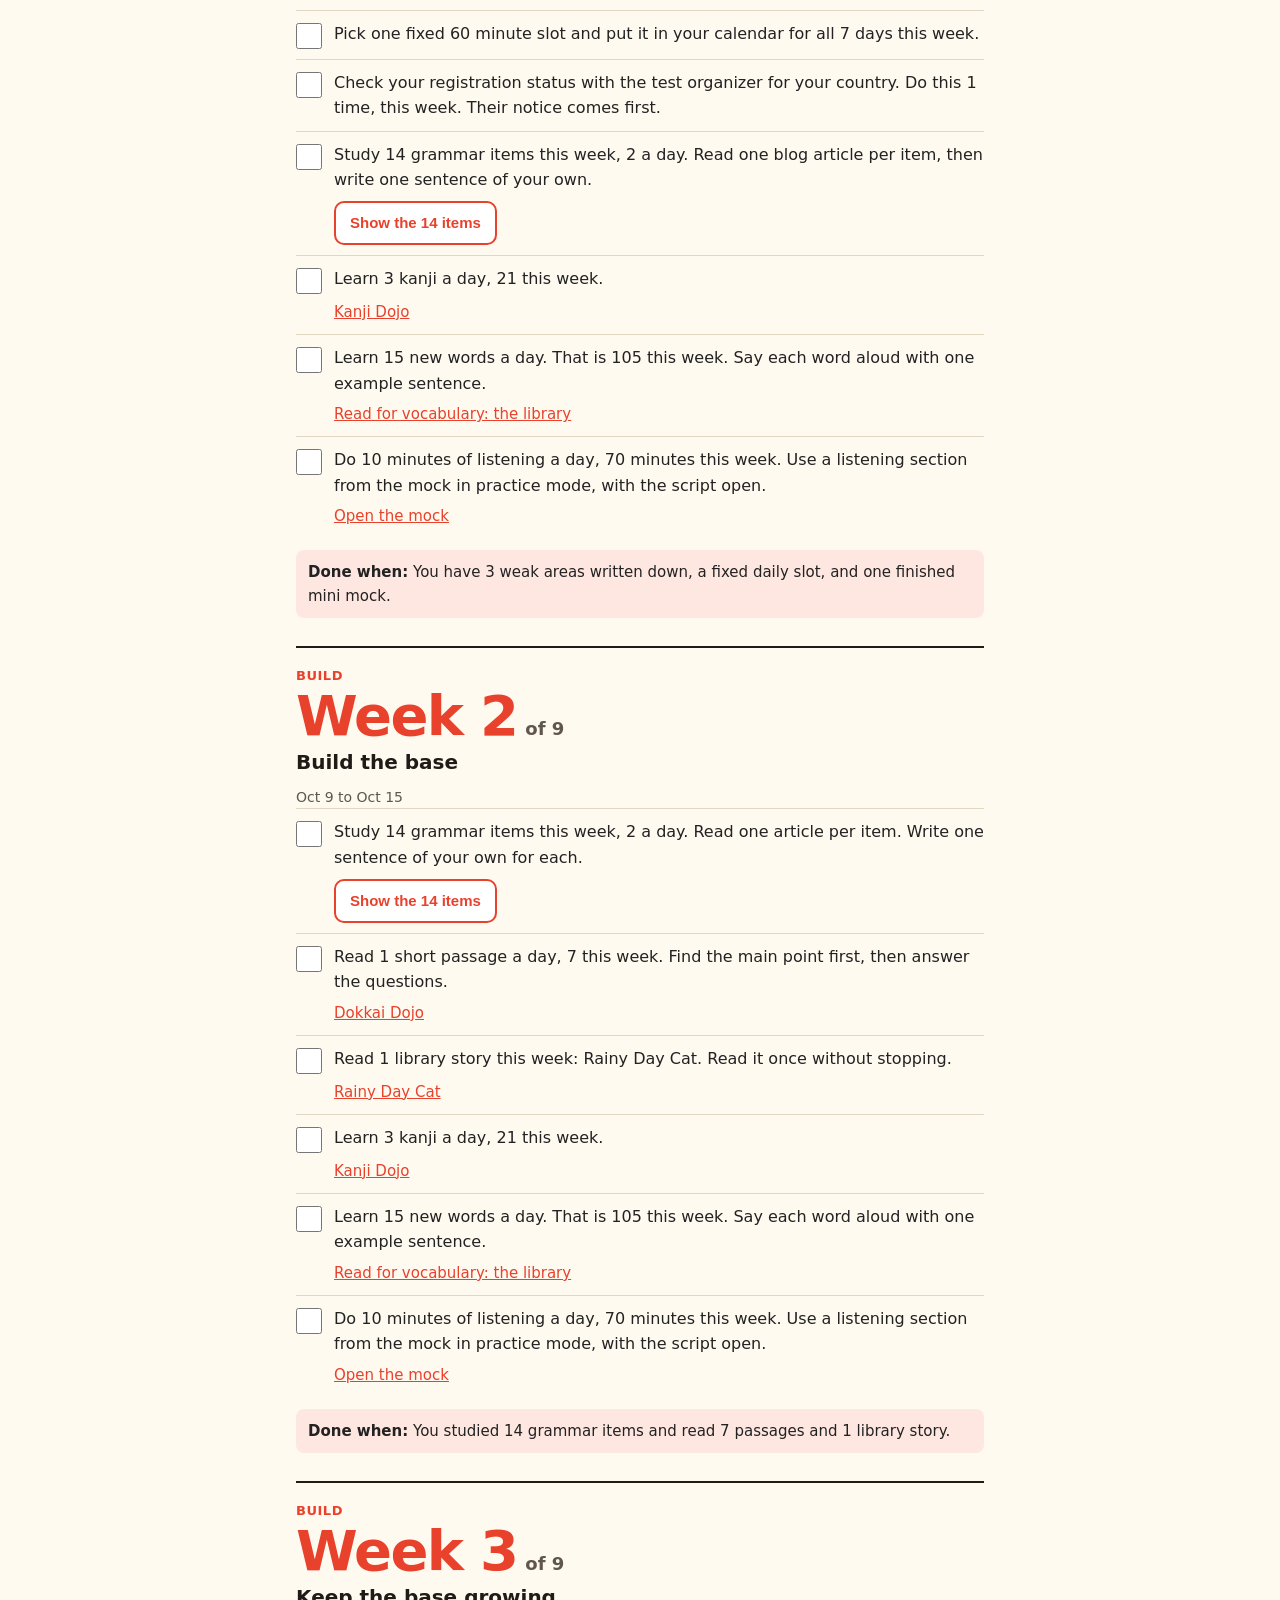
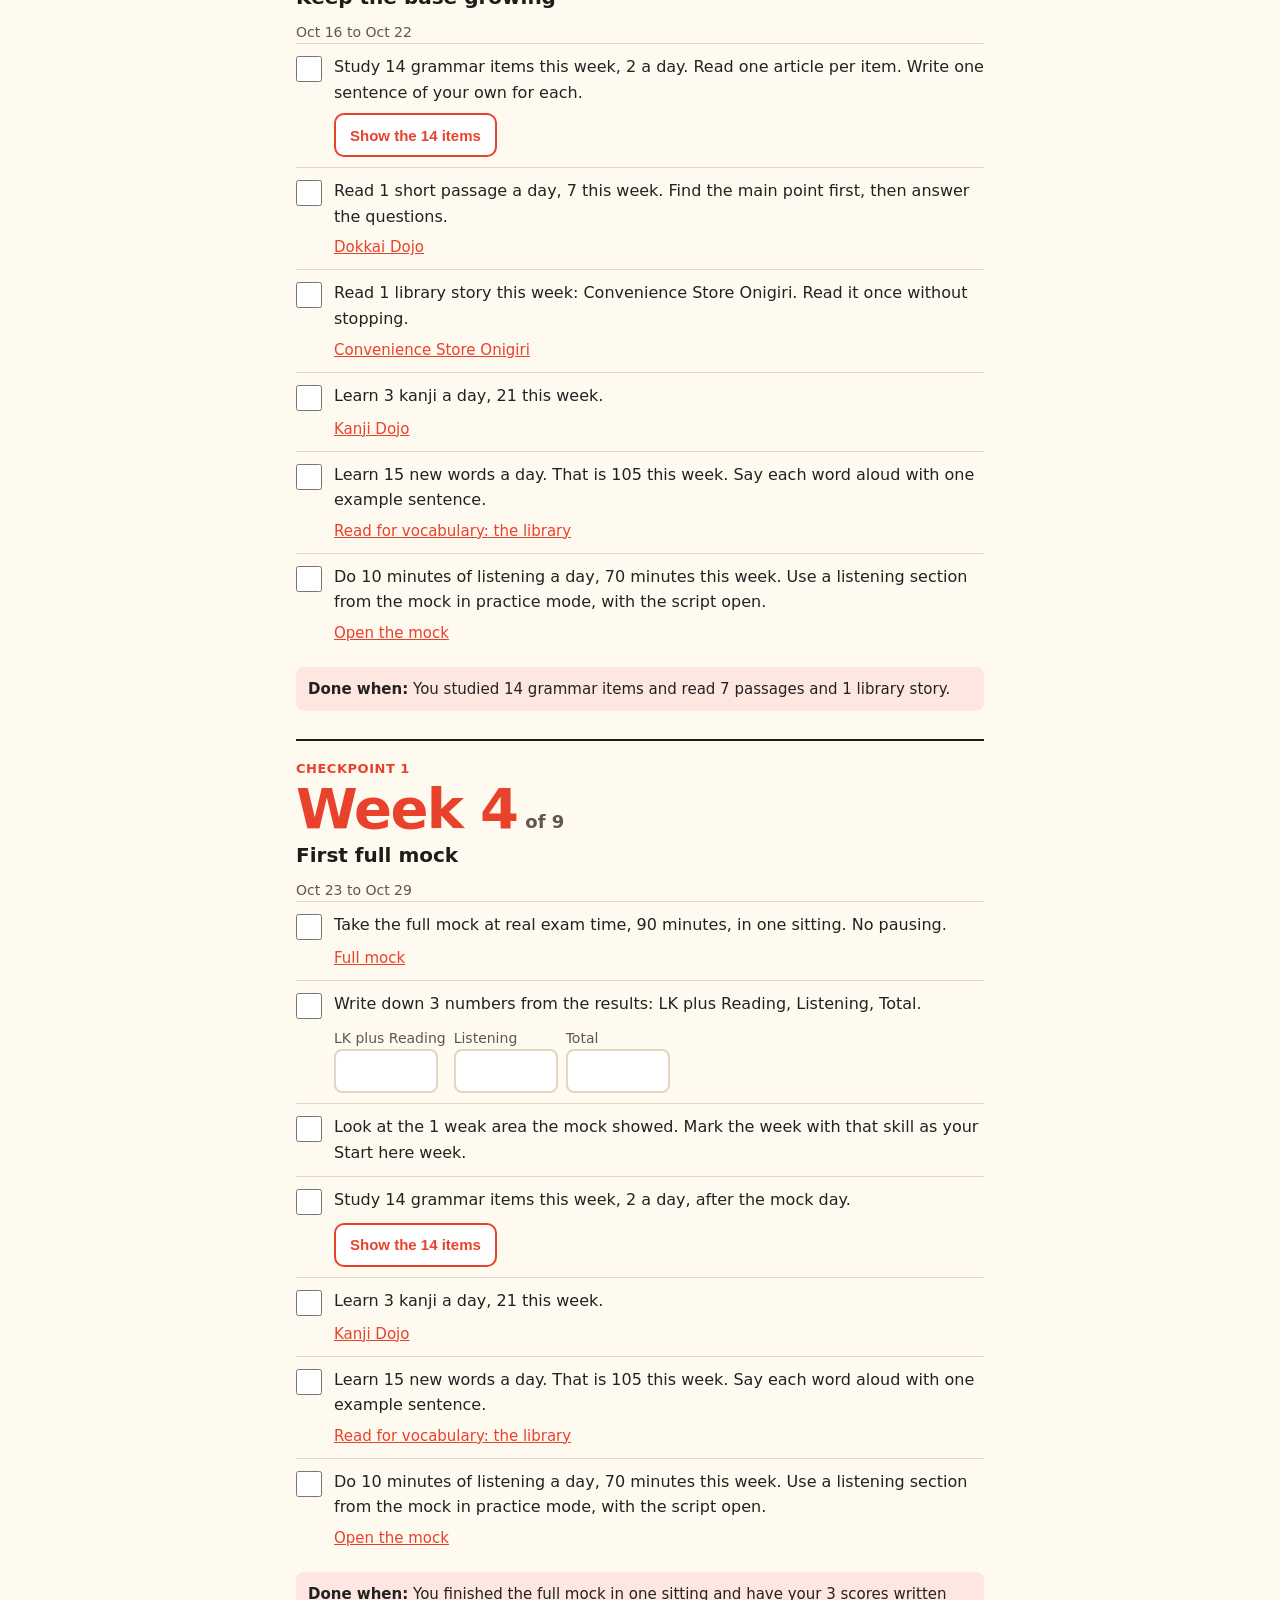
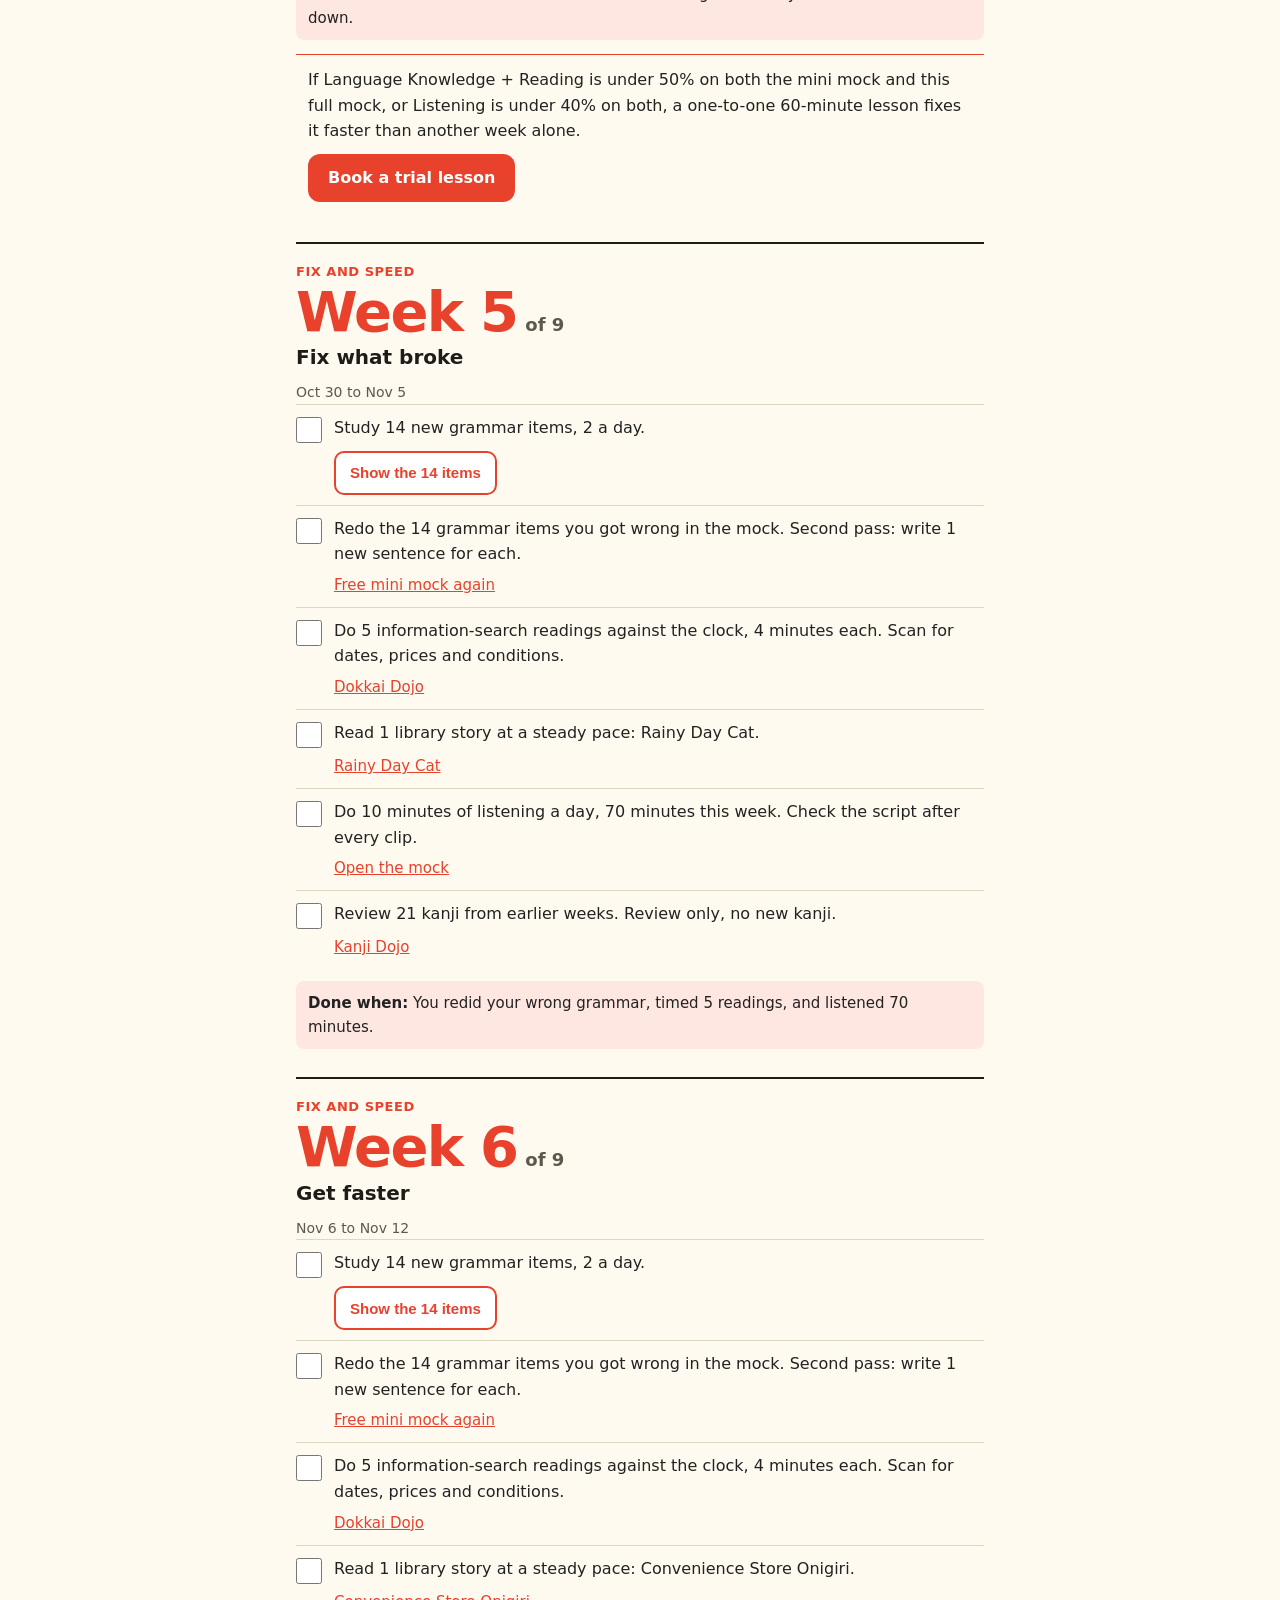
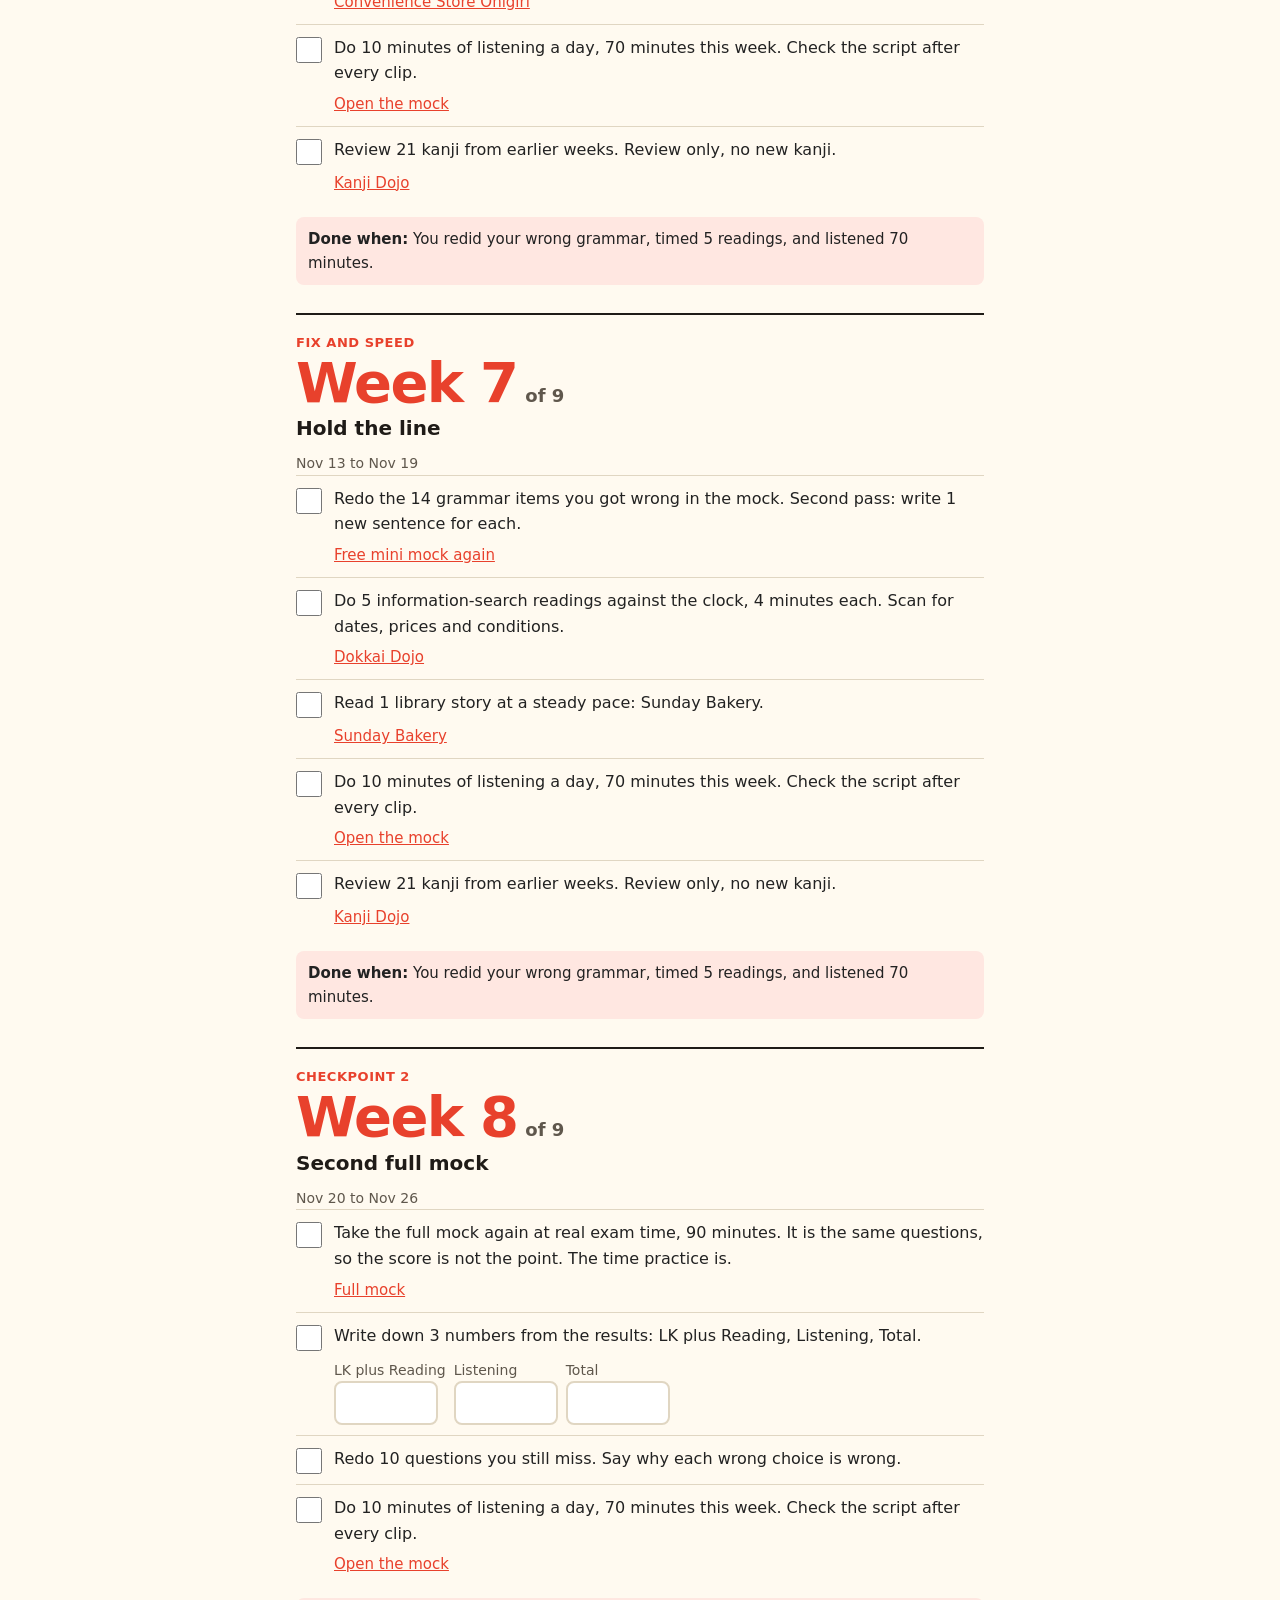
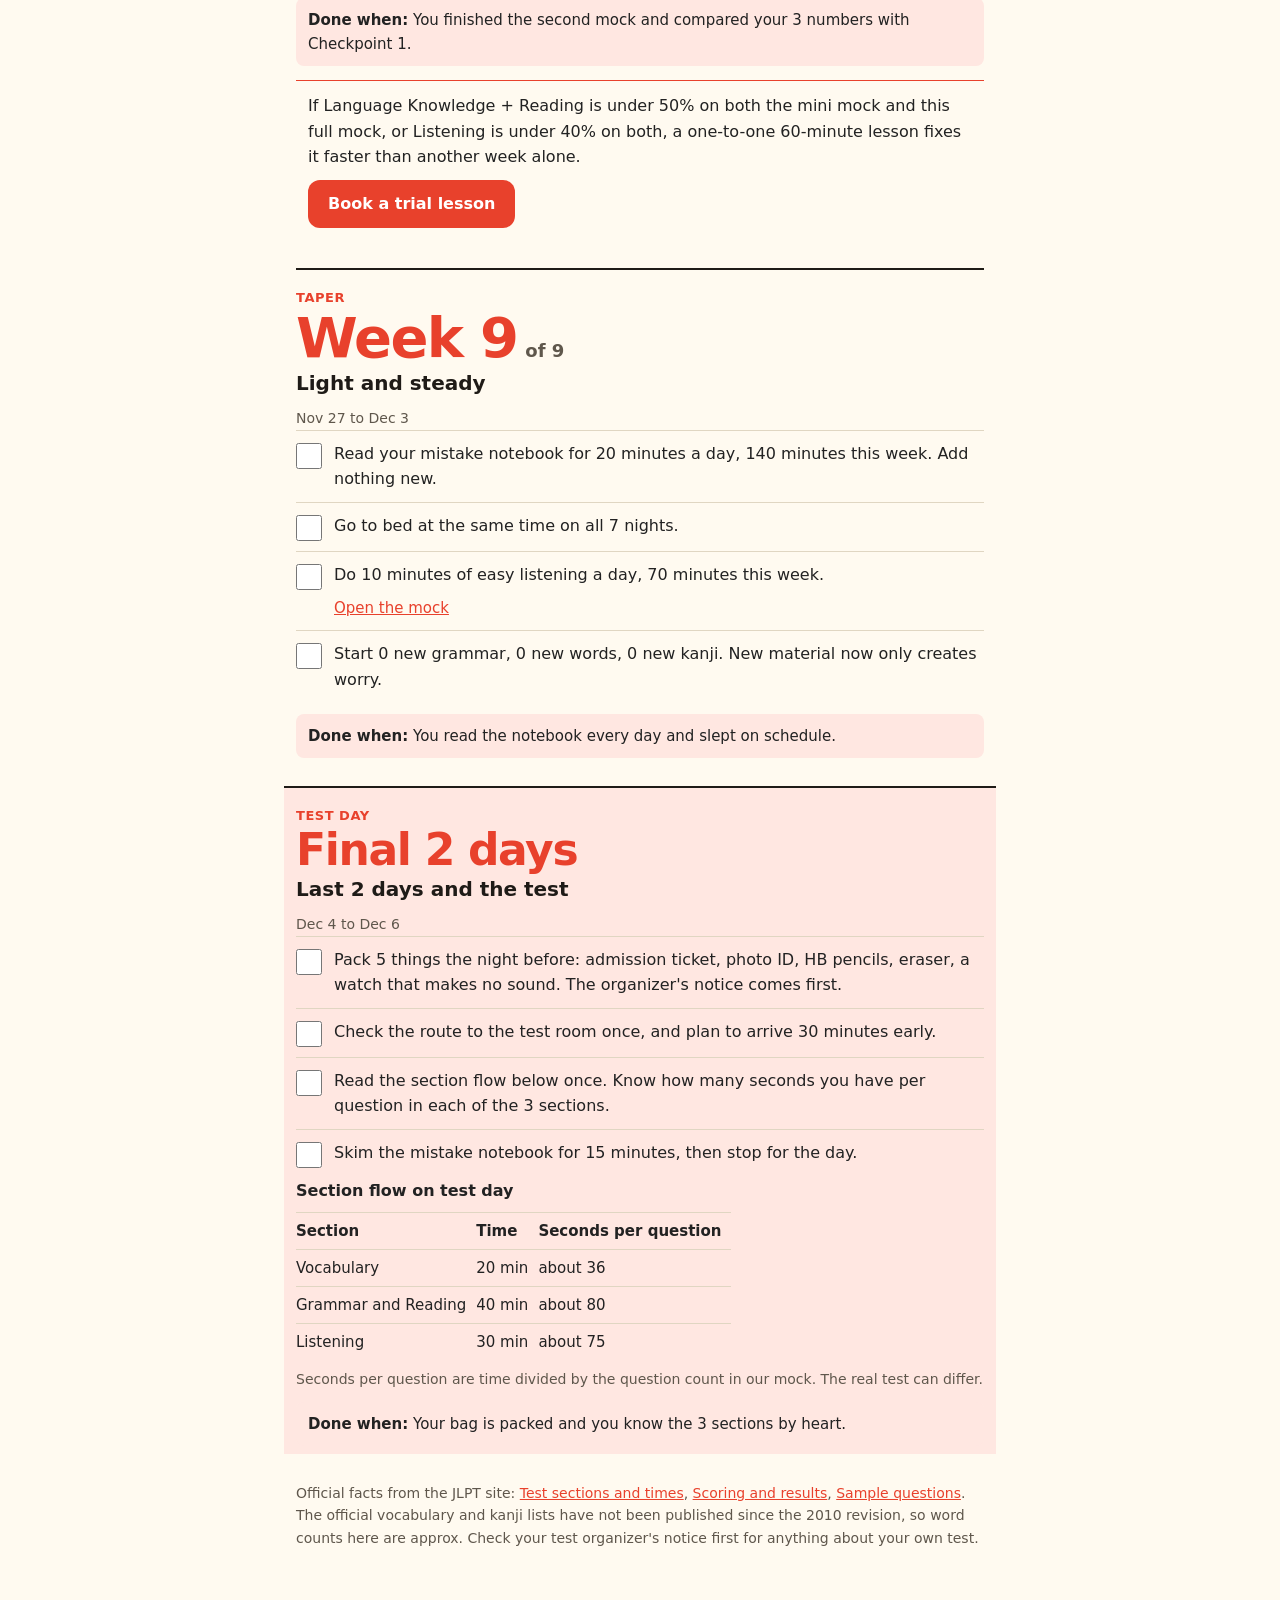
<file: plan/plan.html>
<!doctype html>
<html lang="en"><head><meta charset="utf-8"><meta name="robots" content="noindex">
<meta name="viewport" content="width=device-width,initial-scale=1">
<title>JLPT Study Plan for N5 and N4: Days Left to December 6</title>
<meta name="description" content="A day-by-day JLPT N5 and N4 study plan counted back from the December 6, 2026 test. Tick off tasks, track progress, and check yourself with two full mock exams.">
<link rel="stylesheet" href="plan.css">
</head><body>
<main id="app" aria-live="polite">Loading the plan</main>
<script src="plan.js"></script>
</body></html>
</file>
<file: engine/style.css>
:root{--bg:#fffaf0;--card:#fff;--ink:#222;--mute:#666;--line:#e6dfd0;--accent:#e8412c;--accent2:#fff0ed;--ok:#1f9d55;--okbg:#e8f7ee;--ng:#d6291a;--ngbg:#fdecea;--blue:#2563eb}
*{box-sizing:border-box}
body{margin:0;background:var(--bg);color:var(--ink);font:16px/1.6 system-ui,-apple-system,"Hiragino Sans","Noto Sans JP",sans-serif}
#app{max-width:640px;margin:0 auto;padding:12px 16px 80px}
h1{font-size:1.5rem;line-height:1.3;margin:.4em 0}h2{font-size:1.2rem;margin:1.2em 0 .4em}h3{font-size:1rem;margin:.8em 0 .3em}
.card{background:var(--card);border:1px solid var(--line);border-radius:14px;padding:14px;margin:12px 0}
.mute{color:var(--mute);font-size:.88rem}
button,.btn{font:inherit;min-height:48px;padding:10px 18px;border-radius:12px;border:2px solid var(--accent);background:var(--accent);color:#fff;font-weight:700;cursor:pointer;text-decoration:none;display:inline-flex;align-items:center;justify-content:center}
button.ghost,.btn.ghost{background:#fff;color:var(--accent)}
button:disabled{opacity:.45;cursor:default}
.row{display:flex;gap:10px;flex-wrap:wrap;align-items:center}.row>*{flex:1 1 auto}
.top{position:sticky;top:0;z-index:5;background:var(--bg);padding:8px 0;border-bottom:1px solid var(--line);margin:0 -16px;padding-left:16px;padding-right:16px}
.top .row{flex-wrap:nowrap;gap:8px}.top .row>*{flex:0 1 auto}
.timer{font:700 1.4rem ui-monospace,monospace;margin-left:auto}.timer.low{color:var(--ng)}
.sec-name{font-weight:700;font-size:.9rem;line-height:1.2}
.tog{display:flex;align-items:center;gap:8px;min-height:44px}.tog input{width:22px;height:22px}
.instr{background:var(--accent2);border-radius:10px;padding:8px 12px;font-size:.92rem}
.passage{white-space:pre-wrap;background:#faf6ea;border-left:4px solid var(--line);padding:10px 12px;margin:10px 0;font-size:1.02rem}
.stem{font-size:1.15rem;margin:10px 0;white-space:pre-wrap}
.choice{display:flex;gap:10px;width:100%;text-align:left;margin:8px 0;background:#fff;color:var(--ink);border:2px solid var(--line);font-weight:500;justify-content:flex-start;font-size:1.05rem}
.choice b{flex:none;width:28px;height:28px;border-radius:50%;background:var(--line);display:inline-flex;align-items:center;justify-content:center;font-size:.9rem}
.choice.sel{border-color:var(--accent);background:var(--accent2)}.choice.sel b{background:var(--accent);color:#fff}
.nav{display:grid;grid-template-columns:repeat(auto-fill,minmax(44px,1fr));gap:6px;margin:12px 0}
.nav button{min-height:44px;padding:0;background:#fff;color:var(--ink);border:2px dashed #c9bfa6;font-weight:600;position:relative}
.nav button.done{background:#e9eefc;border:2px solid var(--blue);color:var(--blue)}
.nav button.cur{outline:3px solid var(--accent);outline-offset:1px}
.nav button.todo::after{content:"";position:absolute;top:4px;right:4px;width:7px;height:7px;border-radius:50%;background:var(--accent)}
.big{font-size:2.6rem;font-weight:800;color:var(--accent);line-height:1.1}
.bar{height:12px;background:var(--line);border-radius:6px;overflow:hidden}.bar i{display:block;height:100%;background:var(--accent)}
.weak{border-left:5px solid var(--accent)}
.cta{background:#fff7d6;border:2px solid #f0c93a}
.rv{border-left:5px solid var(--line)}.rv.ok{border-color:var(--ok)}.rv.bad{border-color:var(--ng)}
.rv .opt{padding:6px 10px;border-radius:8px;margin:6px 0;background:#f7f4ec}
.rv .opt.right{background:var(--okbg)}.rv .opt.wrong{background:var(--ngbg)}
.rv .why{background:#eef4ff;border-radius:8px;padding:8px 10px;margin:8px 0;font-size:.95rem}
.script{background:#f3f3f3;border-radius:8px;padding:8px 10px;font-size:.95rem}
body.noruby rt{display:none}rt{font-size:.55em}
.disc{font-size:.85rem;color:var(--mute);border-top:1px solid var(--line);margin-top:16px;padding-top:10px}
@media(min-width:700px){#app{padding-top:24px}}
/* ---- front screens: hero, menu, start, section break ---- */
:root{--ink2:#1f1b17;--tint:#ffe7e1}
body{background:var(--bg)}
.hero{padding:28px 0 8px}
.hero-days{display:flex;align-items:flex-end;gap:14px;margin-bottom:14px}
.hero-n{font:900 clamp(96px,30vw,150px)/.8 system-ui,-apple-system,"Hiragino Sans",sans-serif;color:var(--accent);letter-spacing:-.04em;font-variant-numeric:tabular-nums}
.hero-u{font-size:15px;font-weight:700;line-height:1.35;padding-bottom:6px;color:var(--ink2)}
.hero-h{font-size:clamp(30px,8.5vw,44px);line-height:1.15;margin:0 0 12px;font-weight:900;letter-spacing:-.01em;text-wrap:balance}
.hero-p{font-size:16px;color:#4a443c;margin:0 0 24px;max-width:34em}
.lvs{display:grid;gap:14px}
@media(min-width:600px){.lvs{grid-template-columns:1fr 1fr}}
.lv{border-radius:20px;padding:20px 18px 18px;display:flex;flex-direction:column;gap:6px;position:relative;overflow:hidden}
.lv.a{background:var(--accent);color:#fff}.lv.b{background:var(--ink2);color:#fff}
.lv::after{content:"";position:absolute;right:-50px;top:-50px;width:170px;height:170px;border-radius:50%;background:rgba(255,255,255,.1);pointer-events:none}
.lv-big{font:900 76px/.9 system-ui,-apple-system,sans-serif;letter-spacing:-.03em}
.lv-sub{font-size:14px;font-weight:700;margin:2px 0 12px;opacity:.85}
.lv .btn{width:100%;background:#fff;color:var(--ink2);border-color:#fff;font-size:16px}
.lv.a .btn{color:var(--accent)}
.lv-note{font-size:13px;margin:6px 0 14px;opacity:.85}
.facts{list-style:none;margin:26px 0 8px;padding:0;display:grid;gap:14px}
.facts li{display:flex;gap:14px;align-items:center}
.facts b{flex:none;width:64px;font:900 44px/1 system-ui,sans-serif;color:var(--accent);text-align:center;font-variant-numeric:tabular-nums}
.facts span{font-size:15px;line-height:1.45}
.back{background:none;border:0;color:var(--mute);min-height:44px;padding:0;font-size:14px;font-weight:600;cursor:pointer}
.st-head{display:flex;align-items:center;gap:14px;margin:6px 0 18px}
.st-lv{font:900 64px/1 system-ui,sans-serif;color:#fff;background:var(--accent);border-radius:18px;padding:12px 16px;letter-spacing:-.03em}
.st-kind{font-size:22px;font-weight:900;margin:0;line-height:1.2}
.st-nums{display:grid;grid-template-columns:repeat(3,1fr);gap:8px;margin-bottom:18px}
.st-nums div{background:var(--tint);border-radius:14px;padding:12px 6px;text-align:center}
.st-nums b{display:block;font:900 34px/1 system-ui,sans-serif;color:var(--accent);font-variant-numeric:tabular-nums}
.st-nums span{font-size:13px;font-weight:600}
.st-secs{list-style:none;margin:0 0 18px;padding:0}
.st-secs li{display:flex;gap:14px;align-items:center;padding:12px 0;border-top:1px solid var(--line)}
.st-secs li:last-child{border-bottom:1px solid var(--line)}
.st-min{flex:none;width:64px;font:900 34px/1 system-ui,sans-serif;text-align:right}.st-min small{font-size:13px;margin-left:2px;font-weight:700}
.st-sn b{display:block;font-size:16px}.st-sn small{font-size:13px;color:var(--mute)}
.st-rules{margin:0 0 14px;padding-left:20px;font-size:15px;line-height:1.7}
.st-opts{margin-bottom:84px}
.st-bar{position:fixed;left:0;right:0;bottom:0;padding:12px 16px calc(12px + env(safe-area-inset-bottom,0px));background:linear-gradient(transparent,var(--bg) 30%)}
.st-go{width:100%;max-width:608px;margin:0 auto;display:flex;min-height:56px;font-size:18px;border-radius:16px}
.brk{padding:36px 0 0;text-align:center}
.brk-k{font-weight:800;font-size:14px;letter-spacing:.12em;text-transform:uppercase;color:var(--accent);margin:0}
.brk-h{font:900 44px/1.1 system-ui,sans-serif;margin:8px 0 16px}
.brk-dots{display:flex;gap:10px;justify-content:center;margin-bottom:18px}
.brk-dots i{width:44px;height:10px;border-radius:5px;background:var(--line)}.brk-dots i.on{background:var(--accent)}
.brk-closed{font-size:14px;color:var(--mute);margin:0 0 26px}
.brk-next{background:var(--tint);border-radius:18px;padding:18px;margin-bottom:22px;text-align:left}
.brk-next span{font-size:13px;font-weight:800;letter-spacing:.1em;text-transform:uppercase;color:var(--accent)}
.brk-next b{display:block;font-size:20px;margin:4px 0}.brk-next small{font-size:14px;color:#4a443c}
.disc{font-size:13px}
[data-w]{width:100%}
button.arm,.btn.arm{background:#1f1b17;border-color:#1f1b17}

.st-free{background:var(--tint);border-radius:12px;padding:10px 14px;font-weight:700;font-size:15px}
.keys{display:none;margin-left:10px}@media(hover:hover) and (pointer:fine){.keys{display:inline}}
.meter{margin:12px 0}.meter-bar{position:relative;height:12px;background:var(--line);border-radius:6px;overflow:visible}
.meter-bar i{display:block;height:100%;background:var(--blue);border-radius:6px}
.meter-bar b{position:absolute;top:-4px;width:3px;height:20px;background:var(--accent);border-radius:2px;margin-left:-1px}
.meter-txt{margin:6px 0 0}

.lv-rows{display:grid;gap:8px;margin-top:4px}
.lv-row{display:flex;align-items:center;justify-content:space-between;gap:10px;width:100%;min-height:52px;padding:8px 12px;border:2px solid rgba(255,255,255,.55);border-radius:12px;background:rgba(255,255,255,.08);color:#fff;text-align:left;text-decoration:none;font:inherit;cursor:pointer}
.lv-row b{display:block;font-size:16px;line-height:1.2}.lv-row small{display:block;font-size:13px;opacity:.85;margin-top:2px}
.lv-row i{font-style:normal;font-size:20px;font-weight:700;flex:none}
.why.locked{background:var(--tint);color:#4a443c}
</file>
<file: plan/plan.css>
:root{--bg:#fffaf0;--accent:#e8412c;--ink:#222;--ink2:#1f1b17;--tint:#ffe7e1;--mute:#5f574c;--line:#e0d6c2;--ok:#1f7a45}
*{box-sizing:border-box}
body{margin:0;background:var(--bg);color:var(--ink);font-size:16px;line-height:1.6;font-family:system-ui,-apple-system,"Hiragino Sans","Noto Sans JP",sans-serif;padding-bottom:64px}
main{max-width:720px;margin:0 auto;padding:20px 16px}
a{color:var(--accent)}
h1{font-size:2.25rem;line-height:1.25;margin:0 0 8px;color:var(--ink2)}
h2{font-size:1.25rem;margin:0 0 8px;color:var(--ink2)}
h3{font-size:1rem;margin:0 0 4px}
p{margin:0 0 10px}
.small{font-size:0.875rem;color:var(--mute)}
.lv{display:flex;gap:8px;margin:0 0 16px}
.lv a{flex:auto;text-align:center;padding:10px 0;min-height:44px;border:2px solid var(--accent);border-radius:10px;text-decoration:none;font-weight:700;color:var(--accent)}
.lv a.on{background:var(--accent);color:#fff}
.hero{padding:8px 0 20px;border-bottom:1px solid var(--line);margin-bottom:20px}
.hero .num{font-size:7.5rem;line-height:1;font-weight:800;color:var(--accent);letter-spacing:-0.03em}
.hero .cap{font-size:1.05rem;font-weight:700;margin:0 0 12px}
.now{background:var(--tint);padding:16px;margin:0 0 24px;border-radius:12px}
.now .pct{font-size:2.5rem;font-weight:800;color:var(--accent);line-height:1.1}
.bar{height:12px;background:#fff;border-radius:6px;overflow:hidden;margin:8px 0}
.bar i{display:block;height:12px;background:var(--accent)}
.badge{display:inline-block;background:var(--accent);color:#fff;font-size:0.8125rem;font-weight:700;padding:1px 8px;border-radius:6px;margin-left:6px;vertical-align:1px}
.phase{font-size:0.8125rem;font-weight:700;text-transform:uppercase;letter-spacing:0.04em;color:var(--accent)}
.dates{font-size:0.875rem;color:var(--mute)}
.task{display:block;padding:10px 0;border-top:1px solid var(--line)}
.task label{display:flex;gap:12px;align-items:flex-start;cursor:pointer}
.task input[type=checkbox]{flex:none;width:26px;height:26px;margin:2px 0 0;accent-color:var(--accent)}
.task.done .t{color:var(--mute);text-decoration:line-through}
.links{margin:6px 0 0 38px;display:flex;flex-wrap:wrap;gap:6px 14px;font-size:0.9375rem}
.gl{margin:8px 0 0 38px;padding:0;list-style:none;font-size:0.9375rem}
.gl li{padding:4px 0;border-top:1px dotted var(--line)}
.gl .d{display:inline-block;min-width:3.4rem;font-weight:700;color:var(--mute);font-size:0.875rem}
.gl .jp{font-weight:600}
.gl .en{color:var(--mute);font-size:0.875rem;display:block;margin-left:3.4rem}
.done-when{margin:12px 0 0;padding:10px 12px;background:var(--tint);border-radius:8px;font-size:0.9375rem}
.score{display:flex;gap:8px;margin:8px 0 0 38px;flex-wrap:wrap}
.score label{display:block;font-size:0.875rem;color:var(--mute)}
.score input{display:block;width:6.5rem;min-height:44px;font-size:1rem;padding:6px 8px;border:2px solid var(--line);border-radius:8px;background:#fff}
.lesson{margin:14px 0 0;padding:12px;border-top:1px solid var(--accent)}
.btn{display:inline-flex;align-items:center;justify-content:center;min-height:48px;padding:10px 20px;background:var(--accent);color:#fff;font-weight:700;border-radius:12px;text-decoration:none}
.flow{width:auto;border-collapse:collapse;margin:8px 0;font-size:0.9375rem}
.flow th,.flow td{text-align:left;padding:6px 10px 6px 0;border-top:1px solid var(--line)}
.week.start .phase::after{content:"Start here";margin-left:8px;background:var(--accent);color:#fff;padding:1px 8px;border-radius:6px;font-size:0.8125rem;text-transform:none;letter-spacing:0}
.srcs{margin-top:28px;font-size:0.875rem;color:var(--mute)}
.devbar{position:fixed;left:0;right:0;bottom:0;background:var(--ink2);color:#fff;display:flex;gap:6px;align-items:center;padding:6px 10px;font-size:0.875rem;z-index:9}
.devbar span{opacity:.7;margin-right:4px}
.devbar a{color:#fff;padding:8px 10px;min-height:40px;border-radius:8px;text-decoration:none}
.devbar a.on{background:var(--accent)}
details>summary{cursor:pointer;list-style:none}
details>summary::-webkit-details-marker{display:none}
.facts{margin:0 0 24px}
.tiles{display:flex;gap:8px;margin:8px 0}
.tile{flex:1;padding:12px 4px;border-top:2px solid var(--ink2);text-align:center}
.tile b{display:block;font-size:2.25rem;line-height:1.1;color:var(--accent)}
.tile b small{font-size:0.9375rem;color:var(--ink2)}
.tile span{font-size:0.875rem;color:var(--mute)}
.week{padding:18px 0 8px;margin:0 0 20px;border-top:2px solid var(--ink2);scroll-margin-top:8px}
.week .big{font-size:3.5rem;line-height:1.05;font-weight:800;color:var(--accent);letter-spacing:-0.03em}
.week .big small{font-size:1.125rem;color:var(--mute);font-weight:600;letter-spacing:0;margin-left:8px}
.week .big.fin{font-size:2.75rem}
.week.cur{background:var(--tint);padding-left:12px;padding-right:12px;margin-left:-12px;margin-right:-12px}
.gtog{margin:8px 0 0 38px;min-height:44px;padding:8px 14px;background:#fff;color:var(--accent);border:2px solid var(--accent);border-radius:10px;font-size:0.9375rem;font-weight:700;cursor:pointer}
.gl[hidden]{display:none}
.cal{display:grid;grid-template-columns:4.2rem repeat(7,1fr);gap:4px;margin:12px 0 8px;align-items:center}
.cal .wk{font-size:0.875rem;font-weight:700;text-align:left;background:none;border:0;color:var(--accent);text-decoration:underline;min-height:36px;padding:0;cursor:pointer}
.cal .dot{justify-self:center;width:20px;height:20px;border-radius:50%;background:#fff}
.cal .dot.past{background:#a89f8c}
.cal .dot.today{background:var(--accent);outline:3px solid #fff}
.cal .dot.exam{background:var(--ink2)}
.cal .dot.none{background:none}
.cal .dh{font-size:0.8125rem;color:var(--mute);text-align:center}
.devbar button{background:var(--accent);color:#fff;border:0;border-radius:8px;padding:8px 10px;font-size:0.875rem;min-height:40px}
@media (min-width:640px){.hero .num{font-size:9rem}}
</file>
